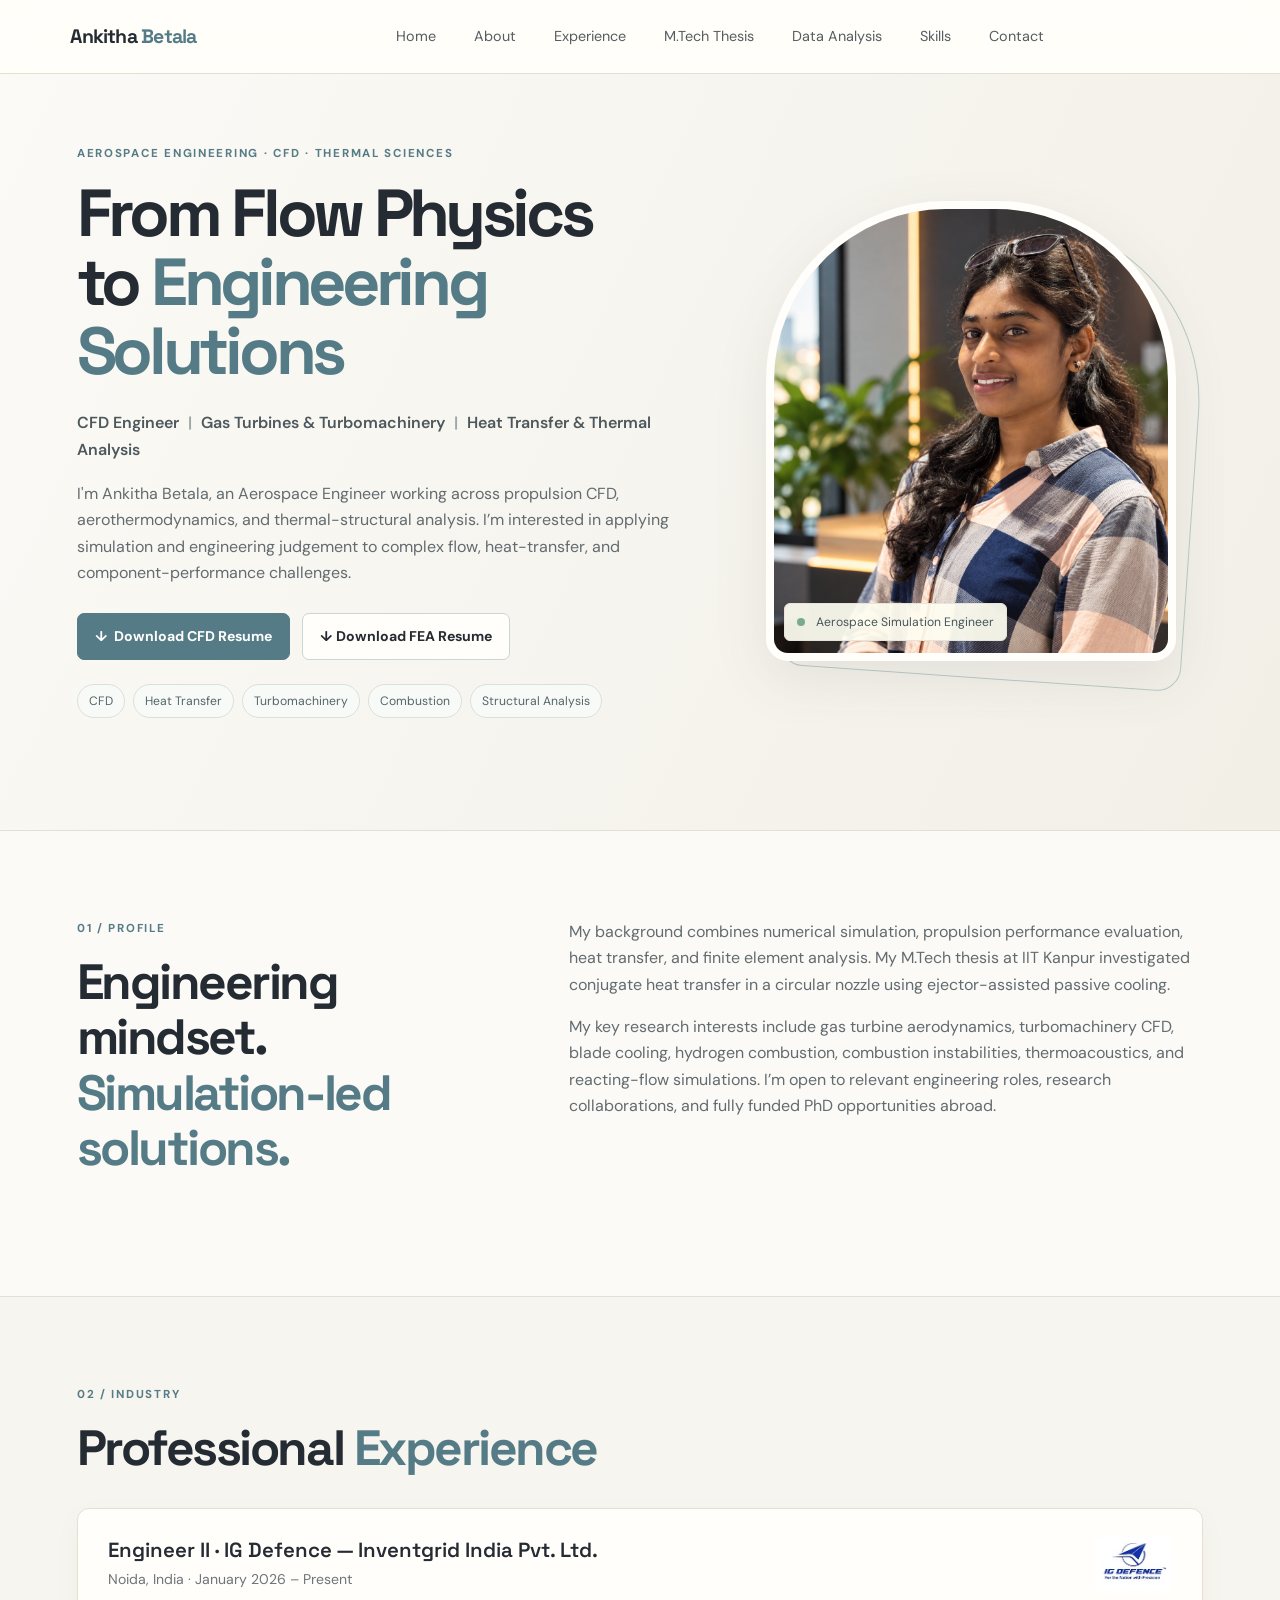
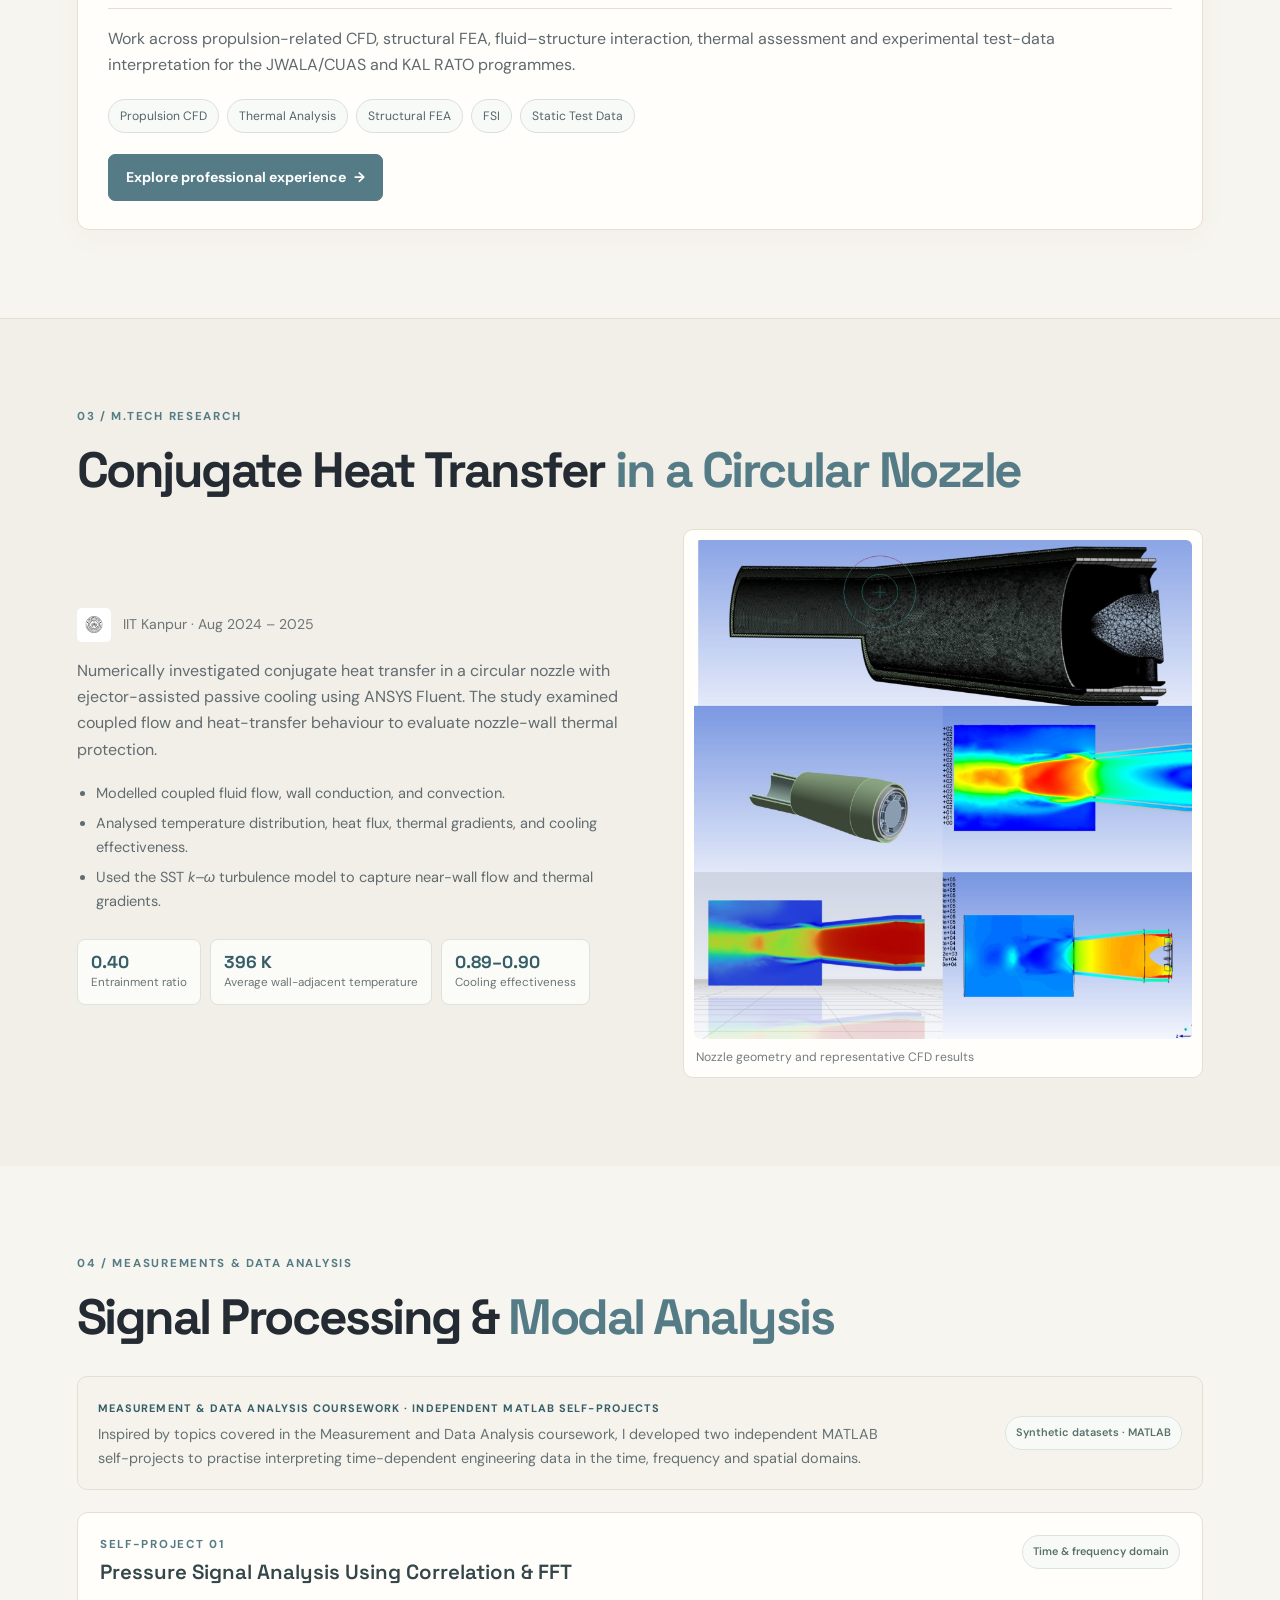
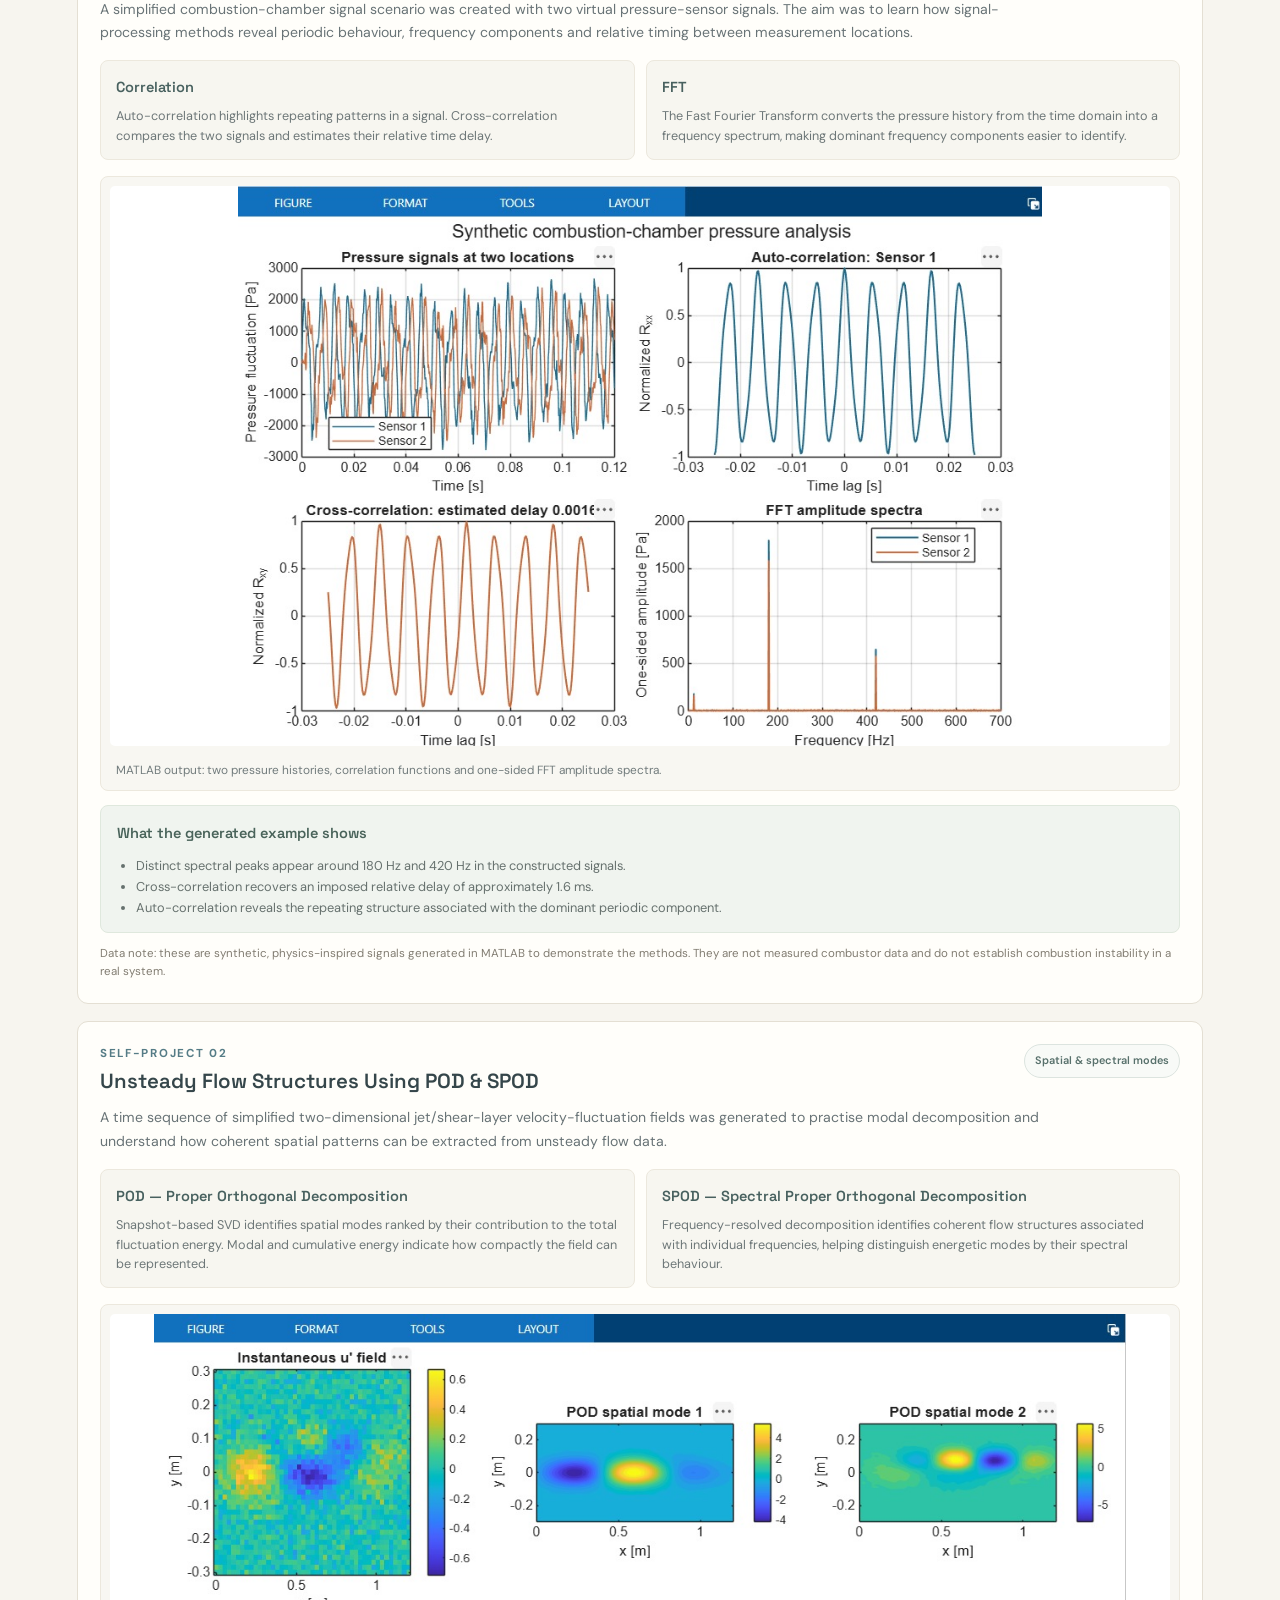
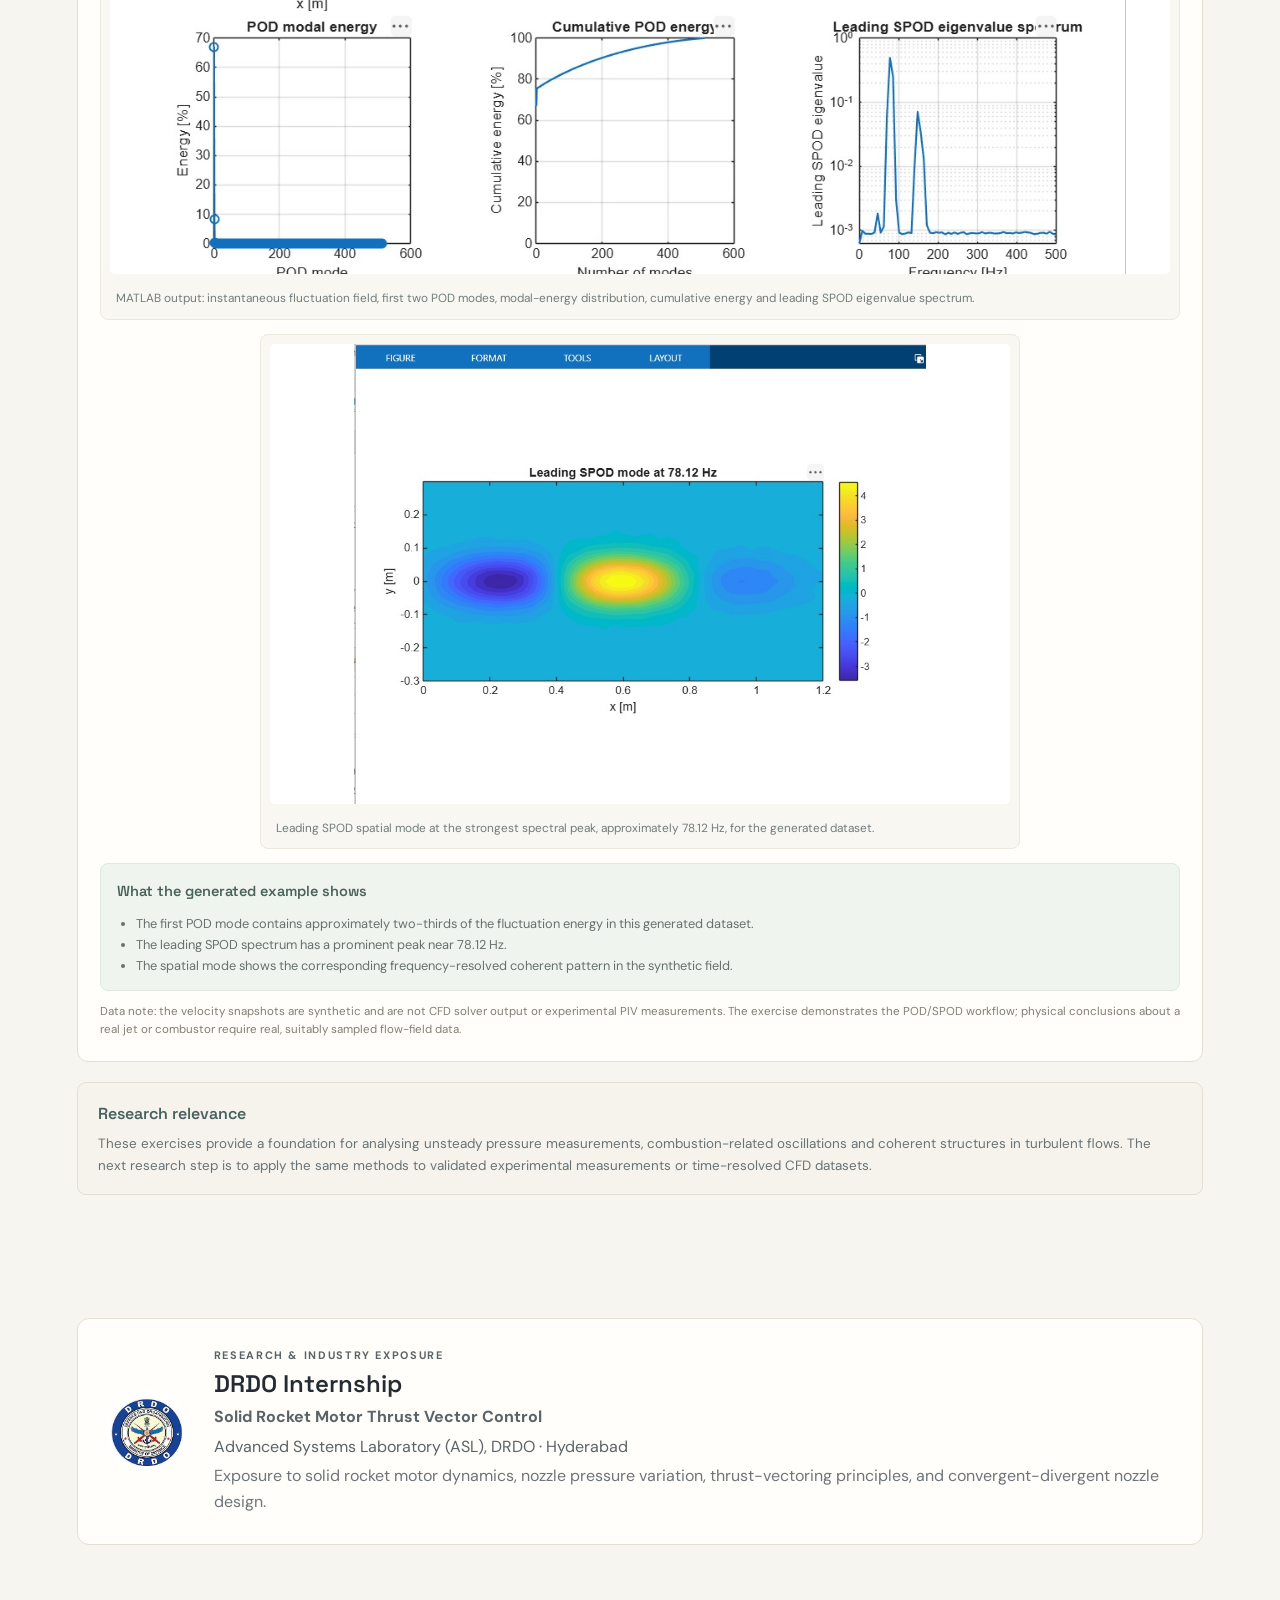
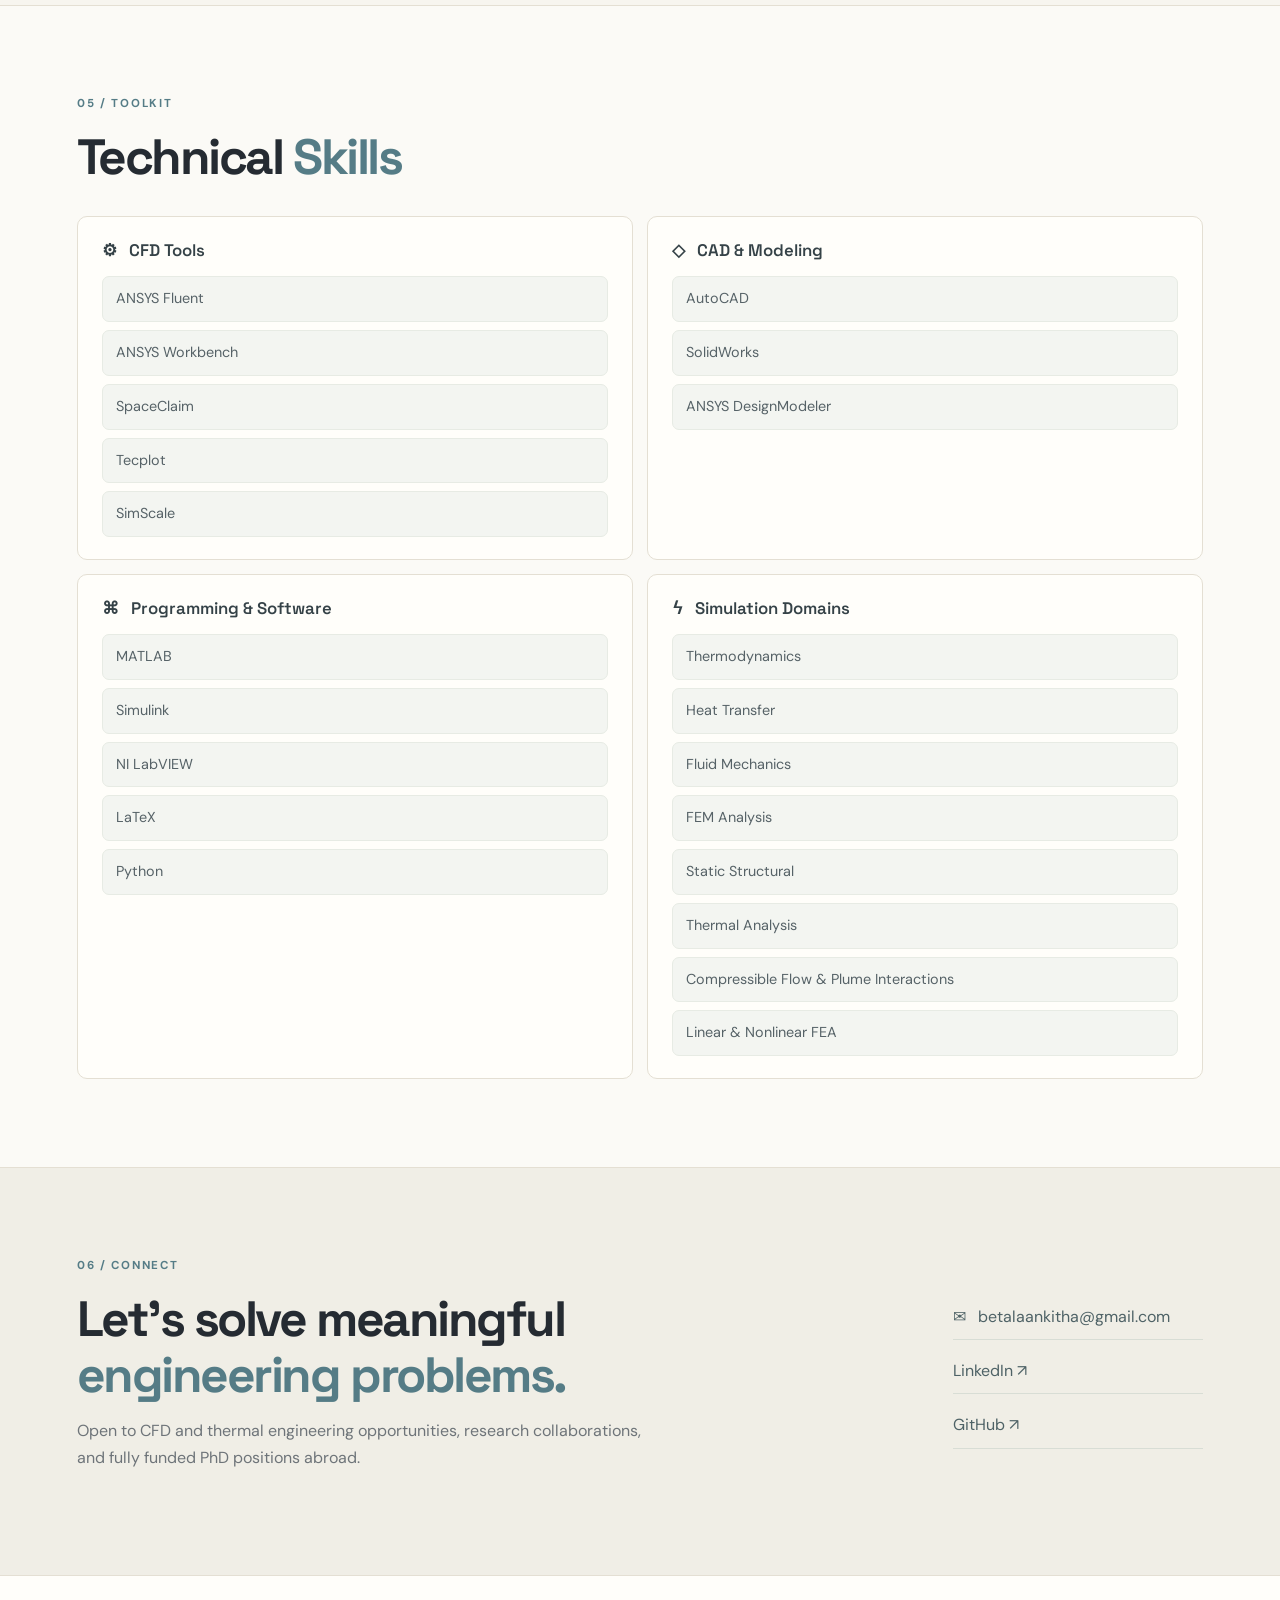
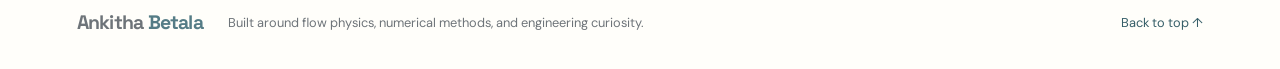
<file: index.html>
<!DOCTYPE html>

<html lang="en">
<head>
<meta charset="utf-8"/><meta content="width=device-width, initial-scale=1" name="viewport"/>
<meta content="#f7f5ef" name="theme-color"/>
<meta content="Ankitha Betala — Aerospace Engineer focused on CFD, gas turbines, turbomachinery, heat transfer and structural analysis." name="description"/>
<title>Ankitha Betala | Aerospace Simulation Engineer</title>
<link href="https://fonts.googleapis.com" rel="preconnect"/><link crossorigin="" href="https://fonts.gstatic.com" rel="preconnect"/>
<link href="https://fonts.googleapis.com/css2?family=DM+Sans:wght@400;500;600;700&amp;family=Space+Grotesk:wght@400;500;600;700&amp;display=swap" rel="stylesheet"/>
<link href="style.css" rel="stylesheet"/>
</head>
<body>
<header class="topbar"><a class="brand" href="#home">Ankitha <span>Betala</span></a><button aria-expanded="false" aria-label="Toggle navigation" class="menu-toggle">☰</button><nav id="nav"><a href="#home">Home</a><a href="#about">About</a><a href="professional-experience.html">Experience</a><a href="#thesis">M.Tech Thesis</a><a href="#measurement-data-analysis">Data Analysis</a><a href="#skills">Skills</a><a href="#contact">Contact</a></nav></header>
<main>
<section class="hero section" id="home"><div class="hero-copy"><p class="eyebrow"><span class="dot"></span> AEROSPACE ENGINEERING · CFD · THERMAL SCIENCES</p><h1>From Flow Physics<br/>to <span>Engineering Solutions</span></h1><h2>CFD Engineer <i>|</i> Gas Turbines &amp; Turbomachinery <i>|</i> Heat Transfer &amp; Thermal Analysis</h2><p class="intro">I'm Ankitha Betala, an Aerospace Engineer working across propulsion CFD, aerothermodynamics, and thermal-structural analysis. I’m interested in applying simulation and engineering judgement to complex flow, heat-transfer, and component-performance challenges.</p><div class="hero-actions"><a class="btn primary" download="" href="resumes/Ankitha_Betala_CFD_Resume.pdf">↓  Download CFD Resume</a><a class="btn secondary" download="" href="resumes/Ankitha_Betala_FEA_Resume.pdf">↓  Download FEA Resume</a></div><div class="hero-tags"><span>CFD</span><span>Heat Transfer</span><span>Turbomachinery</span><span>Combustion</span><span>Structural Analysis</span></div></div><div class="hero-photo-wrap"><div class="photo-halo"></div><img alt="Portrait of Ankitha Betala" class="hero-photo" src="assets/ankitha-portrait.png"/><div class="photo-caption"><span class="pulse"></span> Aerospace Simulation Engineer</div></div><div aria-hidden="true" class="hero-grid"></div></section>
<section class="about section" id="about"><div class="section-heading"><p class="eyebrow">01 / PROFILE</p><h2>Engineering mindset.<br/><span>Simulation-led solutions.</span></h2></div><div class="about-text"><p>My background combines numerical simulation, propulsion performance evaluation, heat transfer, and finite element analysis. My M.Tech thesis at IIT Kanpur investigated conjugate heat transfer in a circular nozzle using ejector-assisted passive cooling.</p><p>My key research interests include gas turbine aerodynamics, turbomachinery CFD, blade cooling, hydrogen combustion, combustion instabilities, thermoacoustics, and reacting-flow simulations. I’m open to relevant engineering roles, research collaborations, and fully funded PhD opportunities abroad.</p></div></section>
<section class="experience-preview section" id="experience"><div class="section-heading"><p class="eyebrow">02 / INDUSTRY</p><h2>Professional <span>Experience</span></h2></div><div class="preview-card"><div class="company-line"><div><h3>Engineer II · IG Defence — Inventgrid India Pvt. Ltd.</h3><p>Noida, India · January 2026 – Present</p></div><img class="small-logo" src="assets/ig-defence-logo.png" alt="IG Defence logo"></div><p class="lead">Work across propulsion-related CFD, structural FEA, fluid–structure interaction, thermal assessment and experimental test-data interpretation for the JWALA/CUAS and KAL RATO programmes.</p><div class="preview-tags"><span>Propulsion CFD</span><span>Thermal Analysis</span><span>Structural FEA</span><span>FSI</span><span>Static Test Data</span></div><a class="btn primary" href="professional-experience.html">Explore professional experience <span aria-hidden="true">→</span></a></div></section>
<section class="thesis section" id="thesis"><div class="section-heading"><p class="eyebrow">03 / M.TECH RESEARCH</p><h2>Conjugate Heat Transfer <span>in a Circular Nozzle</span></h2></div><div class="thesis-layout"><div class="thesis-copy"><p class="meta"><img class="inline-logo" src="assets/iit-kanpur-logo.png" alt="IIT Kanpur logo"> IIT Kanpur · Aug 2024 – 2025</p><p>Numerically investigated conjugate heat transfer in a circular nozzle with ejector-assisted passive cooling using ANSYS Fluent. The study examined coupled flow and heat-transfer behaviour to evaluate nozzle-wall thermal protection.</p><ul><li>Modelled coupled fluid flow, wall conduction, and convection.</li><li>Analysed temperature distribution, heat flux, thermal gradients, and cooling effectiveness.</li><li>Used the SST <em>k–ω</em> turbulence model to capture near-wall flow and thermal gradients.</li></ul><div class="result-pills"><span><strong>0.40</strong> Entrainment ratio</span><span><strong>396 K</strong> Average wall-adjacent temperature</span><span><strong>0.89–0.90</strong> Cooling effectiveness</span></div></div><figure class="thesis-figure"><img alt="Circular nozzle geometry, computational results and thermal-flow contours" src="assets/mtech-thesis-nozzle.jpg"/><figcaption>Nozzle geometry and representative CFD results</figcaption></figure></div></section>
<section class="data-analysis section" id="measurement-data-analysis">
  <div class="section-heading">
    <p class="eyebrow">04 / MEASUREMENTS &amp; DATA ANALYSIS</p>
    <h2>Signal Processing &amp; <span>Modal Analysis</span></h2>
  </div>
  <div class="data-project-intro">
    <div>
      <p class="data-kicker">MEASUREMENT & DATA ANALYSIS COURSEWORK · INDEPENDENT MATLAB SELF-PROJECTS</p>
      <p>Inspired by topics covered in the Measurement and Data Analysis coursework, I developed two independent MATLAB self-projects to practise interpreting time-dependent engineering data in the time, frequency and spatial domains.</p>
    </div>
    <span class="data-tag">Synthetic datasets · MATLAB</span>
  </div>

  <article class="data-project-card">
    <div class="data-project-heading">
      <div><p class="eyebrow">SELF-PROJECT 01</p><h3>Pressure Signal Analysis Using Correlation &amp; FFT</h3></div>
      <span class="data-method-tag">Time &amp; frequency domain</span>
    </div>
    <p class="data-project-summary">A simplified combustion-chamber signal scenario was created with two virtual pressure-sensor signals. The aim was to learn how signal-processing methods reveal periodic behaviour, frequency components and relative timing between measurement locations.</p>
    <div class="data-method-grid">
      <div><b>Correlation</b><p>Auto-correlation highlights repeating patterns in a signal. Cross-correlation compares the two signals and estimates their relative time delay.</p></div>
      <div><b>FFT</b><p>The Fast Fourier Transform converts the pressure history from the time domain into a frequency spectrum, making dominant frequency components easier to identify.</p></div>
    </div>
    <figure class="data-figure"><img src="assets/measurement-correlation-fft.jpg" alt="MATLAB pressure signals, auto-correlation, cross-correlation and FFT spectra"><figcaption>MATLAB output: two pressure histories, correlation functions and one-sided FFT amplitude spectra.</figcaption></figure>
    <div class="data-findings">
      <b>What the generated example shows</b>
      <ul>
        <li>Distinct spectral peaks appear around 180 Hz and 420 Hz in the constructed signals.</li>
        <li>Cross-correlation recovers an imposed relative delay of approximately 1.6 ms.</li>
        <li>Auto-correlation reveals the repeating structure associated with the dominant periodic component.</li>
      </ul>
    </div>
    <p class="data-caveat">Data note: these are synthetic, physics-inspired signals generated in MATLAB to demonstrate the methods. They are not measured combustor data and do not establish combustion instability in a real system.</p>
  </article>

  <article class="data-project-card">
    <div class="data-project-heading">
      <div><p class="eyebrow">SELF-PROJECT 02</p><h3>Unsteady Flow Structures Using POD &amp; SPOD</h3></div>
      <span class="data-method-tag">Spatial &amp; spectral modes</span>
    </div>
    <p class="data-project-summary">A time sequence of simplified two-dimensional jet/shear-layer velocity-fluctuation fields was generated to practise modal decomposition and understand how coherent spatial patterns can be extracted from unsteady flow data.</p>
    <div class="data-method-grid">
      <div><b>POD — Proper Orthogonal Decomposition</b><p>Snapshot-based SVD identifies spatial modes ranked by their contribution to the total fluctuation energy. Modal and cumulative energy indicate how compactly the field can be represented.</p></div>
      <div><b>SPOD — Spectral Proper Orthogonal Decomposition</b><p>Frequency-resolved decomposition identifies coherent flow structures associated with individual frequencies, helping distinguish energetic modes by their spectral behaviour.</p></div>
    </div>
    <figure class="data-figure"><img src="assets/pod-spod-analysis.jpg" alt="MATLAB instantaneous velocity fluctuation field, POD modes, modal energy and SPOD eigenvalue spectrum"><figcaption>MATLAB output: instantaneous fluctuation field, first two POD modes, modal-energy distribution, cumulative energy and leading SPOD eigenvalue spectrum.</figcaption></figure>
    <figure class="data-figure data-figure-secondary"><img src="assets/spod-dominant-mode.jpg" alt="Leading SPOD spatial mode at approximately 78.12 hertz"><figcaption>Leading SPOD spatial mode at the strongest spectral peak, approximately 78.12 Hz, for the generated dataset.</figcaption></figure>
    <div class="data-findings">
      <b>What the generated example shows</b>
      <ul>
        <li>The first POD mode contains approximately two-thirds of the fluctuation energy in this generated dataset.</li>
        <li>The leading SPOD spectrum has a prominent peak near 78.12 Hz.</li>
        <li>The spatial mode shows the corresponding frequency-resolved coherent pattern in the synthetic field.</li>
      </ul>
    </div>
    <p class="data-caveat">Data note: the velocity snapshots are synthetic and are not CFD solver output or experimental PIV measurements. The exercise demonstrates the POD/SPOD workflow; physical conclusions about a real jet or combustor require real, suitably sampled flow-field data.</p>
  </article>

  <div class="data-project-takeaway"><b>Research relevance</b><p>These exercises provide a foundation for analysing unsteady pressure measurements, combustion-related oscillations and coherent structures in turbulent flows. The next research step is to apply the same methods to validated experimental measurements or time-resolved CFD datasets.</p></div>
</section>
<section class="internship section"><div class="drdo-card"><img alt="DRDO logo" src="assets/drdo-logo.png"/><div><p class="eyebrow">RESEARCH &amp; INDUSTRY EXPOSURE</p><h2>DRDO Internship</h2><p><strong>Solid Rocket Motor Thrust Vector Control</strong></p><p>Advanced Systems Laboratory (ASL), DRDO · Hyderabad</p><p class="muted">Exposure to solid rocket motor dynamics, nozzle pressure variation, thrust-vectoring principles, and convergent-divergent nozzle design.</p></div></div></section>
<section class="skills section" id="skills"><div class="section-heading"><p class="eyebrow">05 / TOOLKIT</p><h2>Technical <span>Skills</span></h2></div><div class="skills-grid">
<article><h3>⚙ &nbsp; CFD Tools</h3><div class="skill-items"><span>ANSYS Fluent</span><span>ANSYS Workbench</span><span>SpaceClaim</span><span>Tecplot</span><span>SimScale</span></div></article>
<article><h3>◇ &nbsp; CAD &amp; Modeling</h3><div class="skill-items"><span>AutoCAD</span><span>SolidWorks</span><span>ANSYS DesignModeler</span></div></article>
<article><h3>⌘ &nbsp; Programming &amp; Software</h3><div class="skill-items"><span>MATLAB</span><span>Simulink</span><span>NI LabVIEW</span><span>LaTeX</span><span>Python</span></div></article>
<article><h3>ϟ &nbsp; Simulation Domains</h3><div class="skill-items"><span>Thermodynamics</span><span>Heat Transfer</span><span>Fluid Mechanics</span><span>FEM Analysis</span><span>Static Structural</span><span>Thermal Analysis</span><span>Compressible Flow &amp; Plume Interactions</span><span>Linear &amp; Nonlinear FEA</span></div></article>
</div></section>
<section class="contact section" id="contact"><div><p class="eyebrow">06 / CONNECT</p><h2>Let’s solve meaningful<br/><span>engineering problems.</span></h2><p class="muted">Open to CFD and thermal engineering opportunities, research collaborations, and fully funded PhD positions abroad.</p></div><div class="contact-links"><a href="mailto:betalaankitha@gmail.com">✉   betalaankitha@gmail.com</a><a href="https://www.linkedin.com/in/ankitha-betala/" target="_blank" rel="noopener">LinkedIn ↗</a><a href="https://github.com/Ammuankitha" target="_blank" rel="noopener">GitHub ↗</a></div></section>
</main><footer><a class="brand" href="#home">Ankitha <span>Betala</span></a><p>Built around flow physics, numerical methods, and engineering curiosity.</p><a class="back-top" href="#home">Back to top ↑</a></footer><script src="script.js"></script></body></html>
</file>
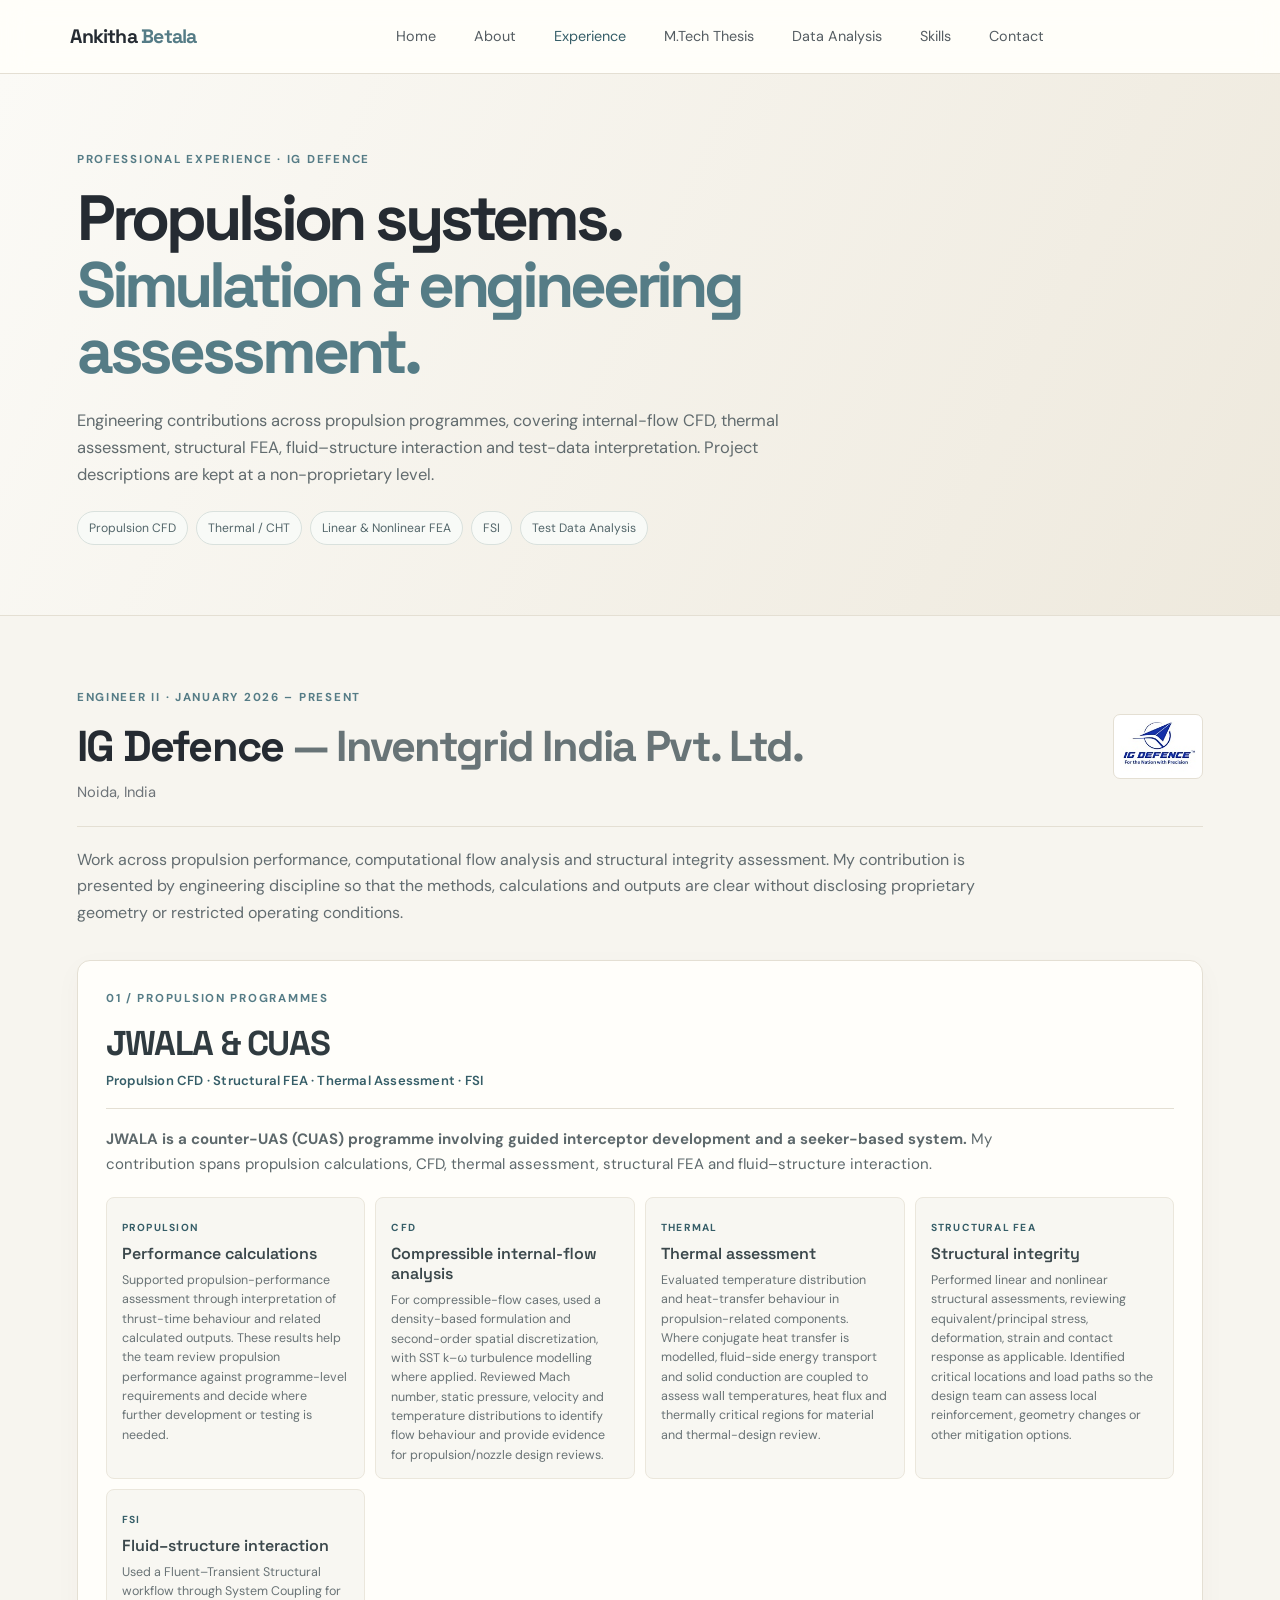
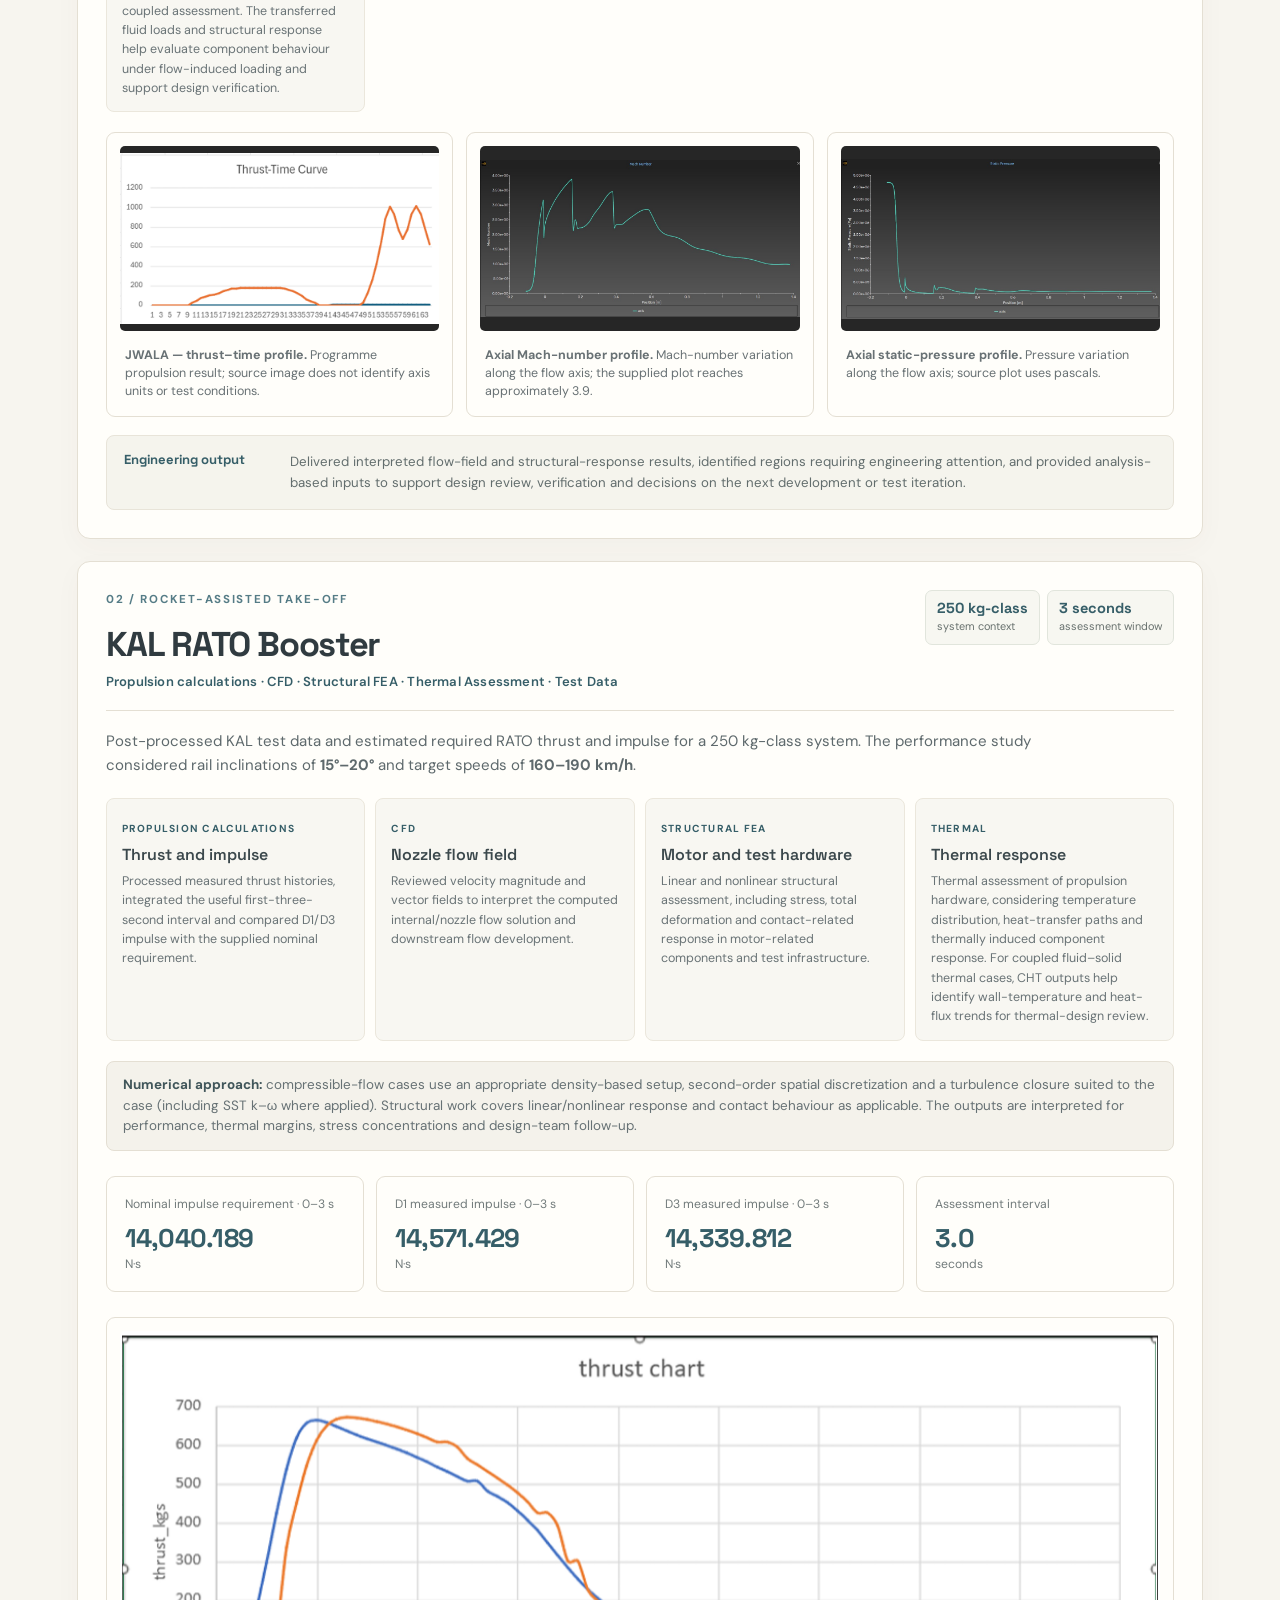
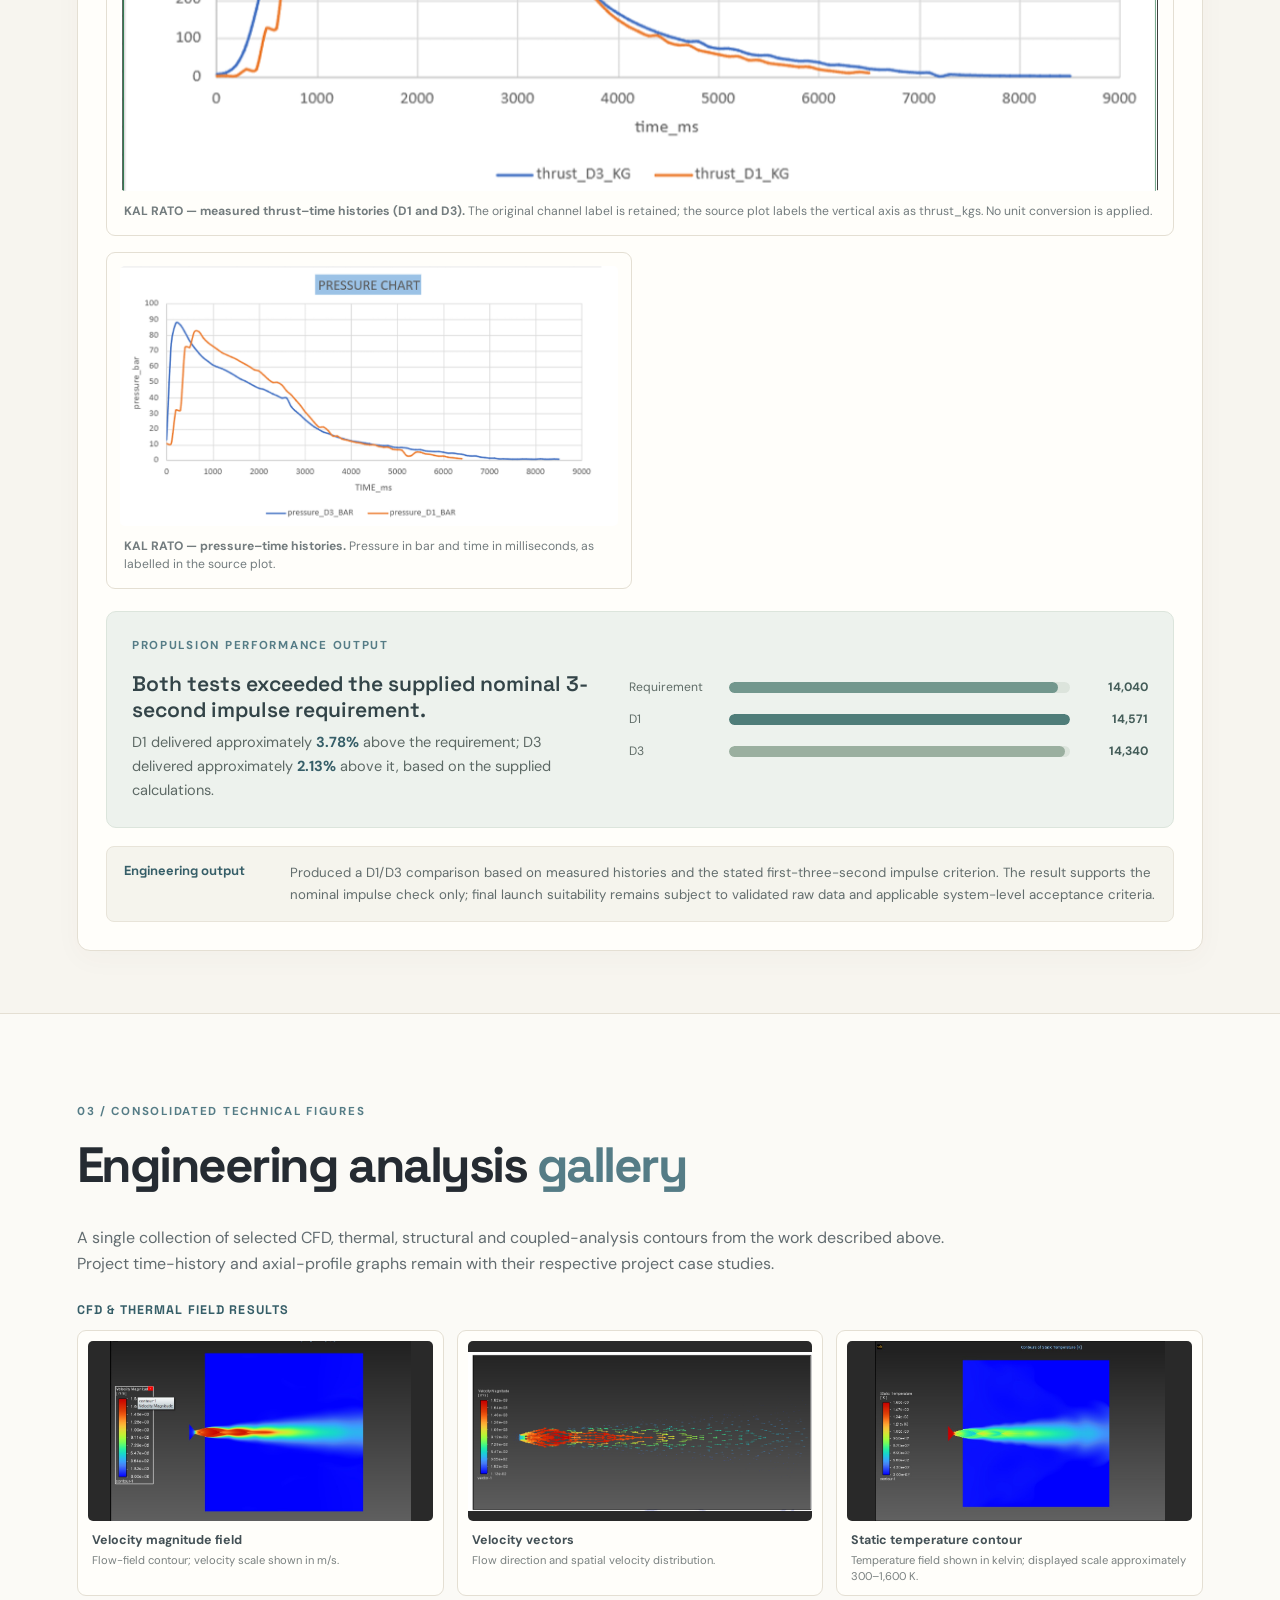
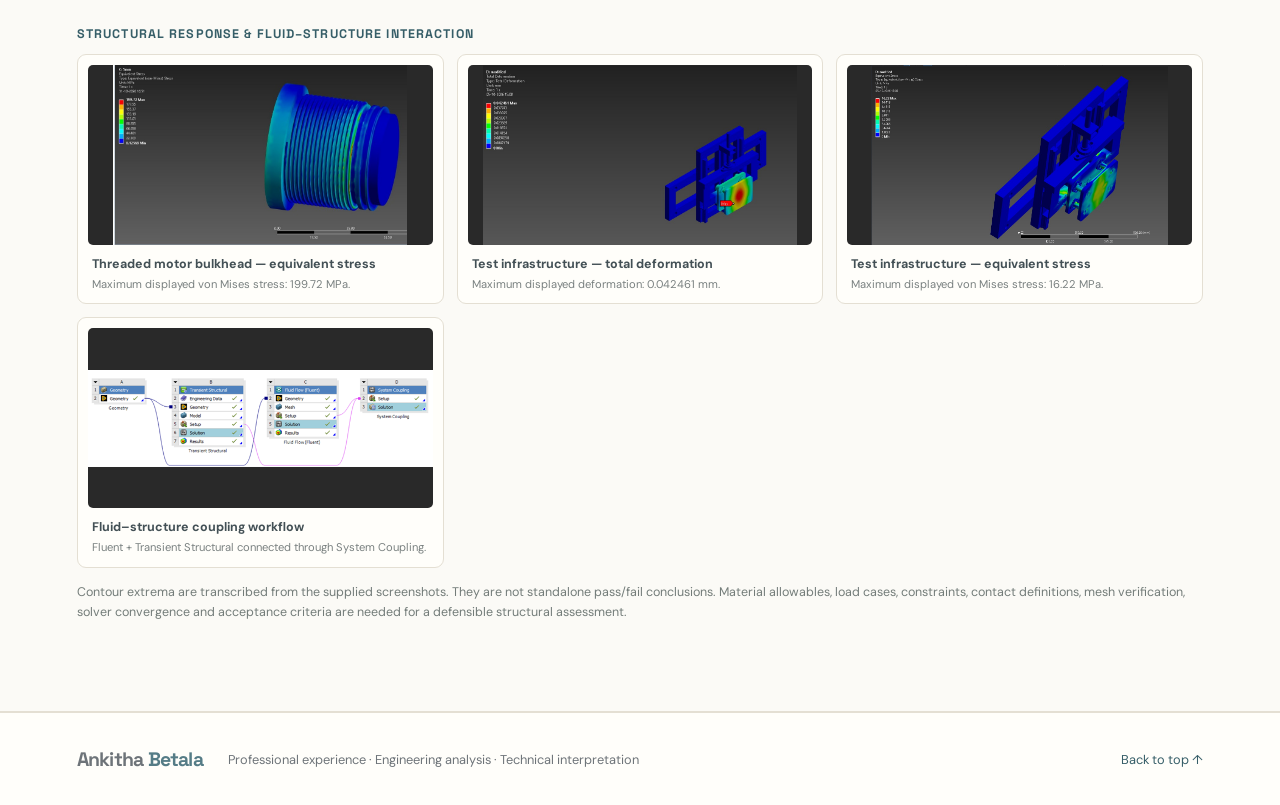
<file: professional-experience.html>
<!DOCTYPE html>
<html lang="en">
<head>
<meta charset="utf-8">
<meta name="viewport" content="width=device-width, initial-scale=1">
<meta name="theme-color" content="#f7f5ef">
<meta name="description" content="Aerospace engineering experience in propulsion CFD, thermal analysis, structural FEA, fluid–structure interaction and experimental data interpretation.">
<title>Professional Experience | Ankitha Betala</title>
<link rel="preconnect" href="https://fonts.googleapis.com">
<link rel="preconnect" href="https://fonts.gstatic.com" crossorigin>
<link href="https://fonts.googleapis.com/css2?family=DM+Sans:wght@400;500;600;700&family=Space+Grotesk:wght@400;500;600;700&display=swap" rel="stylesheet">
<link rel="stylesheet" href="style.css">
</head>
<body id="top">
<header class="topbar">
  <a class="brand" href="index.html">Ankitha <span>Betala</span></a>
  <button class="menu-toggle" aria-label="Toggle navigation" aria-expanded="false">☰</button>
  <nav id="nav"><a href="index.html#home">Home</a><a href="index.html#about">About</a><a class="active" href="professional-experience.html">Experience</a><a href="index.html#thesis">M.Tech Thesis</a><a href="index.html#measurement-data-analysis">Data Analysis</a><a href="index.html#skills">Skills</a><a href="index.html#contact">Contact</a></nav>
</header>
<main>
<section class="page-hero section">
  <p class="eyebrow">PROFESSIONAL EXPERIENCE · IG DEFENCE</p>
  <h1>Propulsion systems.<br><span>Simulation & engineering assessment.</span></h1>
  <p class="page-intro">Engineering contributions across propulsion programmes, covering internal-flow CFD, thermal assessment, structural FEA, fluid–structure interaction and test-data interpretation. Project descriptions are kept at a non-proprietary level.</p>
  <div class="hero-tags"><span>Propulsion CFD</span><span>Thermal / CHT</span><span>Linear & Nonlinear FEA</span><span>FSI</span><span>Test Data Analysis</span></div>
</section>

<section class="section experience-detail" id="ig-defence">
  <div class="company-heading">
    <div><p class="eyebrow">ENGINEER II · JANUARY 2026 – PRESENT</p><h2>IG Defence <span>— Inventgrid India Pvt. Ltd.</span></h2><p class="role-line">Noida, India</p></div>
    <img class="company-logo" src="assets/ig-defence-logo.png" alt="IG Defence logo">
  </div>
  <p class="section-lead">Work across propulsion performance, computational flow analysis and structural integrity assessment. My contribution is presented by engineering discipline so that the methods, calculations and outputs are clear without disclosing proprietary geometry or restricted operating conditions.</p>

  <div class="project-case" id="jwala-cuas">
    <div class="project-head">
      <div><p class="eyebrow">01 / PROPULSION PROGRAMMES</p><h3>JWALA &amp; CUAS</h3><p class="project-subtitle">Propulsion CFD · Structural FEA · Thermal Assessment · FSI</p></div>
    </div>
    <p class="project-summary"><strong>JWALA is a counter-UAS (CUAS) programme involving guided interceptor development and a seeker-based system.</strong> My contribution spans propulsion calculations, CFD, thermal assessment, structural FEA and fluid–structure interaction.</p>

    <div class="analysis-grid">
      <article><span class="analysis-label">PROPULSION</span><h4>Performance calculations</h4><p>Supported propulsion-performance assessment through interpretation of thrust-time behaviour and related calculated outputs. These results help the team review propulsion performance against programme-level requirements and decide where further development or testing is needed.</p></article>
      <article><span class="analysis-label">CFD</span><h4>Compressible internal-flow analysis</h4><p>For compressible-flow cases, used a density-based formulation and second-order spatial discretization, with SST k–ω turbulence modelling where applied. Reviewed Mach number, static pressure, velocity and temperature distributions to identify flow behaviour and provide evidence for propulsion/nozzle design reviews.</p></article>
      <article><span class="analysis-label">THERMAL</span><h4>Thermal assessment</h4><p>Evaluated temperature distribution and heat-transfer behaviour in propulsion-related components. Where conjugate heat transfer is modelled, fluid-side energy transport and solid conduction are coupled to assess wall temperatures, heat flux and thermally critical regions for material and thermal-design review.</p></article>
      <article><span class="analysis-label">STRUCTURAL FEA</span><h4>Structural integrity</h4><p>Performed linear and nonlinear structural assessments, reviewing equivalent/principal stress, deformation, strain and contact response as applicable. Identified critical locations and load paths so the design team can assess local reinforcement, geometry changes or other mitigation options.</p></article>
      <article><span class="analysis-label">FSI</span><h4>Fluid–structure interaction</h4><p>Used a Fluent–Transient Structural workflow through System Coupling for coupled assessment. The transferred fluid loads and structural response help evaluate component behaviour under flow-induced loading and support design verification.</p></article>
    </div>

    <div class="project-plots jwala-plots">
      <figure class="chart-card"><img src="assets/jwala-thrust-time.png" alt="JWALA programme thrust-time plot" loading="lazy"><figcaption><strong>JWALA — thrust–time profile.</strong> Programme propulsion result; source image does not identify axis units or test conditions.</figcaption></figure>
      <figure class="chart-card"><img src="assets/nozzle-mach-profile.jpg" alt="Mach number along the propulsion flow axis" loading="lazy"><figcaption><strong>Axial Mach-number profile.</strong> Mach-number variation along the flow axis; the supplied plot reaches approximately 3.9.</figcaption></figure>
      <figure class="chart-card"><img src="assets/nozzle-static-pressure-profile.jpg" alt="Static pressure along the propulsion flow axis" loading="lazy"><figcaption><strong>Axial static-pressure profile.</strong> Pressure variation along the flow axis; source plot uses pascals.</figcaption></figure>
    </div>
    <div class="deliverable-line"><b>Engineering output</b><span>Delivered interpreted flow-field and structural-response results, identified regions requiring engineering attention, and provided analysis-based inputs to support design review, verification and decisions on the next development or test iteration.</span></div>
  </div>

  <div class="project-case" id="kal-rato">
    <div class="project-head">
      <div><p class="eyebrow">02 / ROCKET-ASSISTED TAKE-OFF</p><h3>KAL RATO Booster</h3><p class="project-subtitle">Propulsion calculations · CFD · Structural FEA · Thermal Assessment · Test Data</p></div>
      <div class="range-pills"><span><b>250 kg-class</b> system context</span><span><b>3 seconds</b> assessment window</span></div>
    </div>
    <p class="project-summary">Post-processed KAL test data and estimated required RATO thrust and impulse for a 250 kg-class system. The performance study considered rail inclinations of <strong>15°–20°</strong> and target speeds of <strong>160–190 km/h</strong>.</p>

    <div class="analysis-grid">
      <article><span class="analysis-label">PROPULSION CALCULATIONS</span><h4>Thrust and impulse</h4><p>Processed measured thrust histories, integrated the useful first-three-second interval and compared D1/D3 impulse with the supplied nominal requirement.</p></article>
      <article><span class="analysis-label">CFD</span><h4>Nozzle flow field</h4><p>Reviewed velocity magnitude and vector fields to interpret the computed internal/nozzle flow solution and downstream flow development.</p></article>
      <article><span class="analysis-label">STRUCTURAL FEA</span><h4>Motor and test hardware</h4><p>Linear and nonlinear structural assessment, including stress, total deformation and contact-related response in motor-related components and test infrastructure.</p></article>
      <article><span class="analysis-label">THERMAL</span><h4>Thermal response</h4><p>Thermal assessment of propulsion hardware, considering temperature distribution, heat-transfer paths and thermally induced component response. For coupled fluid–solid thermal cases, CHT outputs help identify wall-temperature and heat-flux trends for thermal-design review.</p></article>
    </div>
    <p class="method-inline"><strong>Numerical approach:</strong> compressible-flow cases use an appropriate density-based setup, second-order spatial discretization and a turbulence closure suited to the case (including SST k–ω where applied). Structural work covers linear/nonlinear response and contact behaviour as applicable. The outputs are interpreted for performance, thermal margins, stress concentrations and design-team follow-up.</p>

    <div class="metric-grid">
      <div class="metric-card"><span>Nominal impulse requirement · 0–3 s</span><strong>14,040.189</strong><small>N·s</small></div>
      <div class="metric-card"><span>D1 measured impulse · 0–3 s</span><strong>14,571.429</strong><small>N·s</small></div>
      <div class="metric-card"><span>D3 measured impulse · 0–3 s</span><strong>14,339.812</strong><small>N·s</small></div>
      <div class="metric-card"><span>Assessment interval</span><strong>3.0</strong><small>seconds</small></div>
    </div>
    <div class="chart-grid">
      <figure class="chart-card wide-chart"><img src="assets/rato-thrust-d1-d3.png" alt="Measured thrust-time comparison for KAL RATO static tests D1 and D3" loading="lazy"><figcaption><strong>KAL RATO — measured thrust–time histories (D1 and D3).</strong> The original channel label is retained; the source plot labels the vertical axis as thrust_kgs. No unit conversion is applied.</figcaption></figure>
      <figure class="chart-card"><img src="assets/rato-pressure-d1-d3.png" alt="Measured pressure-time comparison for KAL RATO static tests D1 and D3" loading="lazy"><figcaption><strong>KAL RATO — pressure–time histories.</strong> Pressure in bar and time in milliseconds, as labelled in the source plot.</figcaption></figure>
    </div>
    <div class="result-panel">
      <div><p class="eyebrow">PROPULSION PERFORMANCE OUTPUT</p><h4>Both tests exceeded the supplied nominal 3-second impulse requirement.</h4><p>D1 delivered approximately <strong>3.78%</strong> above the requirement; D3 delivered approximately <strong>2.13%</strong> above it, based on the supplied calculations.</p></div>
      <div class="bar-comparison" role="img" aria-label="Impulse comparison: requirement 14040.189 newton-seconds, D1 14571.429, D3 14339.812">
        <div class="bar-row"><span>Requirement</span><div class="bar-track"><i style="width:96.35%"></i></div><b>14,040</b></div>
        <div class="bar-row"><span>D1</span><div class="bar-track"><i style="width:100%"></i></div><b>14,571</b></div>
        <div class="bar-row"><span>D3</span><div class="bar-track"><i style="width:98.41%"></i></div><b>14,340</b></div>
      </div>
    </div>
    <div class="deliverable-line"><b>Engineering output</b><span>Produced a D1/D3 comparison based on measured histories and the stated first-three-second impulse criterion. The result supports the nominal impulse check only; final launch suitability remains subject to validated raw data and applicable system-level acceptance criteria.</span></div>
  </div>
</section>

<section class="section technical-section" id="engineering-gallery">
  <div class="section-heading"><p class="eyebrow">03 / CONSOLIDATED TECHNICAL FIGURES</p><h2>Engineering analysis <span>gallery</span></h2></div>
  <p class="section-lead">A single collection of selected CFD, thermal, structural and coupled-analysis contours from the work described above. Project time-history and axial-profile graphs remain with their respective project case studies.</p>
  <div class="gallery-group-label">CFD &amp; thermal field results</div>
  <div class="visual-gallery">
    <figure class="visual-card"><img src="assets/rato-velocity-contour.png" alt="CFD velocity magnitude field" loading="lazy"><figcaption><b>Velocity magnitude field</b><span>Flow-field contour; velocity scale shown in m/s.</span></figcaption></figure>
    <figure class="visual-card"><img src="assets/rato-velocity-vectors.png" alt="CFD velocity vector field" loading="lazy"><figcaption><b>Velocity vectors</b><span>Flow direction and spatial velocity distribution.</span></figcaption></figure>
    <figure class="visual-card"><img src="assets/nozzle-static-temperature.jpg" alt="Static temperature contour in nozzle flow field" loading="lazy"><figcaption><b>Static temperature contour</b><span>Temperature field shown in kelvin; displayed scale approximately 300–1,600 K.</span></figcaption></figure>
  </div>
  <div class="gallery-group-label gallery-subhead">Structural response &amp; fluid–structure interaction</div>
  <div class="visual-gallery">
    <figure class="visual-card"><img src="assets/threaded-bulkhead-von-mises.jpg" alt="Threaded motor bulkhead equivalent von Mises stress contour" loading="lazy"><figcaption><b>Threaded motor bulkhead — equivalent stress</b><span>Maximum displayed von Mises stress: 199.72 MPa.</span></figcaption></figure>
    <figure class="visual-card"><img src="assets/test-rig-deformation.png" alt="Test-rig assembly total deformation contour" loading="lazy"><figcaption><b>Test infrastructure — total deformation</b><span>Maximum displayed deformation: 0.042461 mm.</span></figcaption></figure>
    <figure class="visual-card"><img src="assets/test-rig-stress.png" alt="Test-rig assembly equivalent stress contour" loading="lazy"><figcaption><b>Test infrastructure — equivalent stress</b><span>Maximum displayed von Mises stress: 16.22 MPa.</span></figcaption></figure>
    <figure class="visual-card"><img src="assets/fsi-system-coupling-workflow.png" alt="ANSYS System Coupling workflow linking transient structural and Fluent" loading="lazy"><figcaption><b>Fluid–structure coupling workflow</b><span>Fluent + Transient Structural connected through System Coupling.</span></figcaption></figure>
  </div>
  <p class="qualification-note">Contour extrema are transcribed from the supplied screenshots. They are not standalone pass/fail conclusions. Material allowables, load cases, constraints, contact definitions, mesh verification, solver convergence and acceptance criteria are needed for a defensible structural assessment.</p>
</section>


</main>
<footer><a class="brand" href="index.html">Ankitha <span>Betala</span></a><p>Professional experience · Engineering analysis · Technical interpretation</p><a class="back-top" href="#top" onclick="window.scrollTo({top:0,behavior:'smooth'});return false;">Back to top ↑</a></footer>
<script src="script.js"></script>
</body>
</html>
</file>
<file: style.css>
:root{--bg:#f7f5ef;--paper:#fffefa;--paper-2:#f0eee6;--line:#e4dfd3;--text:#252b32;--muted:#6e7479;--accent:#557c86;--accent-dark:#365e68;--accent-soft:#e6efed;--sand:#e9e1d2;--font:'DM Sans',sans-serif;--display:'Space Grotesk',sans-serif}
*{box-sizing:border-box}html{scroll-behavior:smooth;scroll-padding-top:86px}body{margin:0;background:var(--bg);color:var(--text);font-family:var(--font);line-height:1.65}a{color:inherit;text-decoration:none}.topbar{height:74px;padding:0 max(5.5%,calc((100% - 1240px)/2));display:flex;align-items:center;gap:34px;position:sticky;top:0;z-index:10;background:rgba(255,254,250,.94);backdrop-filter:blur(14px);border-bottom:1px solid var(--line)}.brand{font:700 1.22rem var(--display);white-space:nowrap;letter-spacing:-.04em}.brand span,h1 span,h2 span{color:var(--accent)}nav{display:flex;align-items:center;justify-content:center;gap:clamp(16px,3vw,38px);margin:auto;font-size:.9rem;color:#555d62}nav a:hover,nav a.active,.contact-links a:hover{color:var(--accent-dark)}.menu-toggle{display:none;background:none;color:var(--text);border:0;font-size:1.5rem}.section{padding:88px max(6%,calc((100% - 1240px)/2));position:relative}.eyebrow{font-size:.72rem;letter-spacing:.15em;font-weight:700;color:var(--accent);margin:0 0 16px}.hero{min-height:620px;display:grid;grid-template-columns:1.15fr .85fr;align-items:center;gap:32px;overflow:hidden;padding-top:70px;padding-bottom:80px;background:linear-gradient(115deg,#fbfaf6 0%,#f2efe7 100%)}.hero-copy{position:relative;z-index:2}.hero h1,.page-hero h1{font:700 clamp(2.7rem,5.2vw,4.65rem)/1.04 var(--display);letter-spacing:-.065em;margin:0 0 22px}.hero h2{font-size:1rem;font-weight:600;line-height:1.7;margin:0 0 18px;color:#4d585d}.hero h2 i{color:#9da9a7;font-style:normal;margin:0 5px}.intro{max-width:680px;color:#626b70;font-size:1rem}.hero-actions{display:flex;flex-wrap:wrap;gap:12px;margin:26px 0 24px}.btn{display:inline-flex;align-items:center;justify-content:center;gap:8px;padding:11px 17px;border-radius:7px;font-size:.88rem;font-weight:700;transition:.2s;border:1px solid #cbd5d1}.btn:hover{transform:translateY(-2px)}.primary{background:var(--accent);color:white;border-color:var(--accent)}.primary:hover{background:var(--accent-dark)}.secondary{background:var(--paper);color:var(--text)}.hero-tags,.tool-strip,.preview-tags{display:flex;flex-wrap:wrap;gap:8px}.hero-tags span,.tool-strip span,.preview-tags span{border:1px solid #d9e1dd;background:#f8faf7;border-radius:999px;padding:6px 11px;color:#53666a;font-size:.76rem}.hero-photo-wrap{position:relative;z-index:1;justify-self:center;width:min(100%,410px)}.hero-photo{position:relative;display:block;width:100%;height:460px;object-fit:cover;object-position:50% 28%;border-radius:180px 180px 22px 22px;border:8px solid #fffefa;box-shadow:0 18px 55px #4b51451a;z-index:1}.photo-halo{position:absolute;inset:4% -5% -4% 7%;border:1px solid #b9cbc4;border-radius:180px 180px 24px 24px;transform:rotate(4deg)}.photo-caption{position:absolute;bottom:20px;left:18px;z-index:2;padding:8px 12px;border:1px solid #e8e4da;background:#fffef2ed;border-radius:6px;font-size:.76rem;color:#46565a}.pulse{display:inline-block;width:8px;height:8px;border-radius:50%;background:#7caa8d;margin-right:8px}.section-heading{margin-bottom:32px}.section-heading h2,.contact h2,.methods-section h2,.public-references h2{font:700 clamp(2rem,4vw,3.1rem)/1.12 var(--display);letter-spacing:-.05em;margin:0}.about{display:grid;grid-template-columns:.8fr 1.2fr;gap:70px;border-top:1px solid var(--line);border-bottom:1px solid var(--line);background:#fbfaf6}.about-text{color:#626b70;font-size:1rem}.about-text p:first-child{margin-top:0}.experience-preview{background:var(--bg)}.preview-card{background:var(--paper);border:1px solid var(--line);border-radius:12px;padding:28px 30px;box-shadow:0 8px 30px #554c3b08}.company-line{display:flex;justify-content:space-between;align-items:center;border-bottom:1px solid var(--line);padding:0 0 17px;margin-bottom:17px;gap:20px}.company-line h3{font:600 1.28rem var(--display);margin:0}.company-line p,.meta{color:var(--muted);margin:5px 0 0;font-size:.88rem}.small-logo{max-width:100px;max-height:54px;width:auto;height:auto;object-fit:contain;background:white;border-radius:6px;padding:5px}.lead{max-width:970px;color:#5f696d;margin:0 0 20px}.preview-card .btn{margin-top:21px}.thesis{border-top:1px solid var(--line);background:#f1efe8}.thesis-layout{display:grid;grid-template-columns:1fr .92fr;gap:40px;align-items:center}.thesis-copy{color:#626b70}.thesis-copy>p:not(.meta){max-width:650px}.thesis-copy ul{padding-left:19px;font-size:.91rem}.thesis-copy li{padding:3px 0}.inline-logo{width:34px;height:34px;object-fit:contain;vertical-align:middle;background:white;border-radius:5px;padding:2px;margin-right:8px}.thesis-figure{margin:0;border:1px solid var(--line);background:var(--paper);padding:10px;border-radius:10px}.thesis-figure img{display:block;width:100%;height:auto;max-height:none;object-fit:contain;border-radius:6px}.thesis-figure figcaption,figcaption{font-size:.76rem;color:#737c7e;margin:8px 2px 0}.result-pills{display:flex;flex-wrap:wrap;gap:9px;margin-top:22px}.result-pills span{display:flex;flex-direction:column;padding:11px 13px;border:1px solid #dce2dc;border-radius:8px;background:#fbfcf8;color:#6b7475;font-size:.73rem}.result-pills strong{font:700 1.08rem var(--display);color:var(--accent-dark)}.internship{padding-top:35px;padding-bottom:60px}.drdo-card{display:flex;align-items:center;gap:26px;padding:25px 28px;border:1px solid var(--line);border-radius:12px;background:var(--paper)}.drdo-card img{width:82px;height:82px;object-fit:contain;background:#fff;border-radius:50%;padding:4px}.drdo-card h2{font:600 1.5rem var(--display);margin:0 0 5px}.drdo-card p{margin:3px 0;color:#596368}.drdo-card .eyebrow{font-size:.68rem}.muted{color:var(--muted)!important}.skills{border-top:1px solid var(--line);background:#fbfaf6}.skills-grid{display:grid;grid-template-columns:repeat(2,1fr);gap:14px}.skills-grid article{padding:22px 24px;border:1px solid var(--line);border-radius:10px;background:var(--paper)}.skills-grid h3{font:600 1.05rem var(--display);margin:0 0 15px;color:#354247}.skill-items{display:grid;gap:8px}.skill-items span{display:block;padding:10px 13px;background:#f3f5f1;border:1px solid #e7ebe4;border-radius:7px;color:#566267;font-size:.9rem}.contact{display:flex;justify-content:space-between;align-items:center;gap:40px;border-top:1px solid var(--line);background:#f0eee6}.contact h2{margin-bottom:14px}.contact .muted{max-width:570px}.contact-links{display:flex;flex-direction:column;gap:9px;min-width:250px;color:#4e6266}.contact-links a{border-bottom:1px solid #d8ddd5;padding:9px 0}footer{padding:23px 6%;border-top:1px solid var(--line);display:flex;align-items:center;gap:25px;background:#fffefa;color:var(--muted);font-size:.8rem}footer p{margin-right:auto}.back-top{color:var(--accent-dark)}
/* Dedicated professional-experience page */
.page-hero{padding-top:76px;padding-bottom:70px;background:linear-gradient(115deg,#fbfaf6,#eee9dd);border-bottom:1px solid var(--line)}.page-hero h1{font-size:clamp(2.7rem,5vw,4.4rem);max-width:900px}.page-intro{max-width:740px;color:#616b6e;font-size:1.03rem;margin:0 0 23px}.experience-detail{padding-top:72px;padding-bottom:62px}.company-heading{display:flex;justify-content:space-between;align-items:center;gap:24px;border-bottom:1px solid var(--line);padding-bottom:22px;margin-bottom:20px}.company-heading h2{font:700 clamp(1.8rem,3.5vw,2.7rem)/1.1 var(--display);letter-spacing:-.04em;margin:0}.company-heading h2 span{color:#687477}.role-line{color:var(--muted);margin:9px 0 0;font-size:.92rem}.company-logo{max-width:112px;max-height:65px;object-fit:contain;background:white;border:1px solid var(--line);border-radius:7px;padding:6px}.section-lead{max-width:900px;color:#626c70;font-size:1rem;margin:0 0 25px}.workstream-grid{display:grid;grid-template-columns:1fr 1fr;gap:16px;margin-top:27px}.workstream-card{position:relative;padding:24px 25px;background:var(--paper);border:1px solid var(--line);border-radius:10px}.workstream-card .number{font:700 .75rem var(--display);color:var(--accent);letter-spacing:.12em}.workstream-card h3{font:600 1.35rem var(--display);margin:8px 0 12px}.workstream-card ul{padding-left:18px;color:#606a6e;font-size:.91rem;margin:0}.workstream-card li{padding:4px 0}.small-note{font-size:.79rem;color:#7a8180;margin:13px 0 0}.external-links{display:flex;flex-wrap:wrap;gap:9px;margin-top:15px}.external-links a{font-size:.79rem;color:var(--accent-dark);font-weight:700;border-bottom:1px solid #bdcec8;padding-bottom:3px}.technical-section{background:#fbfaf6;border-top:1px solid var(--line);border-bottom:1px solid var(--line)}.metric-grid{display:grid;grid-template-columns:repeat(4,1fr);gap:12px;margin:25px 0}.metric-card{padding:17px 18px;background:var(--paper);border:1px solid var(--line);border-radius:9px}.metric-card span,.metric-card small{display:block;color:#727b7b;font-size:.76rem}.metric-card strong{display:block;font:700 clamp(1.2rem,2vw,1.75rem) var(--display);color:var(--accent-dark);margin:8px 0 0;letter-spacing:-.03em}.chart-grid{display:grid;grid-template-columns:1fr 1fr;gap:16px;margin-top:22px}.chart-card{margin:0;padding:13px;background:var(--paper);border:1px solid var(--line);border-radius:9px;min-width:0}.chart-card img{display:block;width:100%;height:auto;object-fit:contain;background:#fff;border-radius:5px}.chart-card figcaption{line-height:1.5;padding:3px 2px 1px}.wide-chart{grid-column:1/-1}.wide-chart img{max-height:460px}.result-panel{display:grid;grid-template-columns:.95fr 1.05fr;gap:28px;align-items:center;margin-top:22px;padding:24px 25px;background:#edf2ed;border:1px solid #dce5dc;border-radius:10px}.result-panel h3{font:600 1.35rem var(--display);margin:0 0 8px}.result-panel p:not(.eyebrow){color:#5d6965;margin:0;font-size:.91rem}.result-panel strong{color:var(--accent-dark)}.bar-comparison{display:grid;gap:12px}.bar-row{display:grid;grid-template-columns:90px 1fr 68px;align-items:center;gap:10px;font-size:.76rem;color:#606d68}.bar-row b{text-align:right;font-variant-numeric:tabular-nums;color:#435c58}.bar-track{height:11px;background:#dce4dc;border-radius:20px;overflow:hidden}.bar-track i{display:block;height:100%;background:#72978d;border-radius:20px}.bar-row:nth-child(2) .bar-track i{background:#4f7d79}.bar-row:nth-child(3) .bar-track i{background:#9aaf9f}.qualification-note{font-size:.78rem;color:#737c79;margin:14px 0 0}.fea-section{background:#f4f1e9}.fea-layout{display:grid;grid-template-columns:1.1fr .9fr;gap:27px;align-items:center}.fea-figure{margin:0;padding:12px;background:var(--paper);border:1px solid var(--line);border-radius:10px}.fea-figure img{display:block;width:100%;height:auto;object-fit:contain;background:#282828;border-radius:5px}.fea-copy h3{font:600 1.3rem var(--display);margin:0 0 10px}.fea-copy p,.fea-copy li{color:#606b6e;font-size:.91rem}.fea-copy ul{padding-left:18px}.fea-copy li{padding:3px 0}.methods-section{background:var(--bg)}.methods-section h2,.public-references h2{max-width:800px;margin-bottom:24px}.workflow-grid{display:grid;grid-template-columns:repeat(3,1fr);gap:13px}.workflow-grid>div{padding:19px;background:var(--paper);border:1px solid var(--line);border-radius:9px}.workflow-grid b{font:600 1.02rem var(--display);color:var(--accent-dark)}.workflow-grid p{font-size:.86rem;color:#687174;margin:8px 0 0}.public-references{background:#fbfaf6;border-top:1px solid var(--line)}.reference-list{display:grid;gap:10px;max-width:900px}.reference-list a{display:flex;flex-direction:column;gap:3px;padding:15px 18px;background:var(--paper);border:1px solid var(--line);border-radius:8px}.reference-list a span{font-size:.72rem;letter-spacing:.08em;text-transform:uppercase;color:var(--accent)}.reference-list a b{font-size:.91rem;font-weight:600;color:#3f4c50}.reference-list a:hover{border-color:#9db8ae}
@media(max-width:900px){.topbar{padding:0 5%;gap:18px}nav{gap:14px;font-size:.82rem}.hero{grid-template-columns:1.1fr .8fr;padding-top:60px}.hero-photo{height:390px}.hero h1{font-size:clamp(2.5rem,6vw,3.8rem)}.section{padding:70px 5%}.about{gap:35px}.thesis-layout{gap:25px}.metric-grid{grid-template-columns:repeat(2,1fr)}.fea-layout{grid-template-columns:1fr 1fr}}
@media(max-width:680px){.topbar{height:65px}.menu-toggle{display:block;margin-left:auto}nav{display:none;position:absolute;top:64px;left:0;right:0;padding:17px 6%;background:#fffefa;border-bottom:1px solid var(--line);flex-direction:column;align-items:flex-start}nav.open{display:flex}.hero{grid-template-columns:1fr;padding-top:48px;gap:30px}.hero-copy{order:1}.hero-photo-wrap{order:0;width:min(72%,285px);justify-self:start;margin-left:8%}.hero-photo{height:315px;border-radius:140px 140px 18px 18px}.photo-halo{border-radius:140px 140px 18px 18px}.hero h1{font-size:clamp(2.5rem,12vw,3.5rem)}.hero h2{font-size:.93rem}.intro{font-size:.93rem}.hero-actions{flex-direction:column;align-items:stretch}.btn{text-align:center}.about{grid-template-columns:1fr;gap:8px}.project-grid,.thesis-layout,.skills-grid,.workstream-grid,.chart-grid,.result-panel,.fea-layout,.workflow-grid{grid-template-columns:1fr}.wide-chart{grid-column:auto}.row-heading{align-items:flex-start;gap:16px;flex-direction:column}.thesis-figure{order:-1}.drdo-card{align-items:flex-start;padding:19px;gap:16px}.drdo-card img{width:65px;height:65px;flex-shrink:0}.contact{flex-direction:column;align-items:flex-start}.contact-links{width:100%}footer{flex-wrap:wrap;gap:12px}footer p{width:100%;order:3}.section{padding-top:58px;padding-bottom:58px}.company-heading{align-items:flex-start}.company-logo{max-width:80px}.metric-grid{grid-template-columns:1fr 1fr}.metric-card{padding:13px}.metric-card strong{font-size:1.18rem}.bar-row{grid-template-columns:75px 1fr 58px;gap:7px}.result-panel{padding:18px}.page-hero h1{font-size:clamp(2.45rem,11vw,3.4rem)}.preview-card{padding:20px}.company-line h3{font-size:1.1rem}.chart-card{padding:9px}}

/* Compact technical image strip on the professional-experience page */
.experience-visuals{margin-top:30px;padding-top:23px;border-top:1px solid var(--line)}
.visuals-heading{display:flex;align-items:baseline;justify-content:space-between;gap:18px;margin-bottom:13px}
.visuals-heading .eyebrow{margin:0}
.visuals-heading h3{font:600 1.08rem var(--display);margin:0;color:#3f4c50}
.visual-strip{display:grid;grid-template-columns:repeat(4,minmax(0,1fr));gap:11px}
.visual-tile{min-width:0;margin:0;padding:8px;background:var(--paper);border:1px solid var(--line);border-radius:8px}
.visual-tile img{display:block;width:100%;height:118px;object-fit:contain;background:#292929;border-radius:5px}
.visual-tile figcaption{display:grid;gap:3px;padding:3px 2px 1px;line-height:1.35}
.visual-tile figcaption strong{font-size:.76rem;color:#455257;font-weight:700}
.visual-tile figcaption span{font-size:.69rem;color:#7a8180}
@media(max-width:900px){.visual-strip{grid-template-columns:repeat(2,minmax(0,1fr))}}
@media(max-width:680px){.visuals-heading{display:block}.visuals-heading h3{margin-top:5px}.visual-strip{grid-template-columns:repeat(2,minmax(0,1fr));gap:8px}.visual-tile{padding:6px}.visual-tile img{height:105px}.visual-tile figcaption strong{font-size:.72rem}.visual-tile figcaption span{font-size:.66rem}}

/* Refined project case studies: warm white / cream, restrained technical layout */
.project-case{margin-top:34px;padding:28px;background:#fffefa;border:1px solid var(--line);border-radius:13px;box-shadow:0 8px 28px #514a3a08}
.project-case+.project-case{margin-top:22px}
.project-head{display:flex;justify-content:space-between;align-items:flex-start;gap:22px;padding-bottom:17px;border-bottom:1px solid var(--line)}
.project-head h3{font:700 clamp(1.55rem,3vw,2.15rem)/1.12 var(--display);letter-spacing:-.04em;margin:0;color:#303b40}
.project-subtitle{margin:7px 0 0;color:var(--accent-dark);font-size:.82rem;font-weight:600;letter-spacing:.015em}
.range-pills{display:flex;flex-wrap:wrap;justify-content:flex-end;gap:7px;max-width:330px}
.range-pills span{display:flex;flex-direction:column;gap:1px;padding:8px 11px;border:1px solid #e1e5dc;border-radius:7px;background:#f7f7f1;color:#68716e;font-size:.68rem;white-space:nowrap}
.range-pills b{font:700 .91rem var(--display);color:var(--accent-dark)}
.project-summary{max-width:940px;margin:18px 0 20px;color:#5e696c;font-size:.94rem}
.analysis-grid{display:grid;grid-template-columns:repeat(4,minmax(0,1fr));gap:10px;margin:18px 0 20px}
.analysis-grid article{padding:15px 15px 13px;background:#f8f7f2;border:1px solid #ebe7dc;border-radius:8px}
.analysis-label{display:inline-block;margin-bottom:7px;color:var(--accent-dark);font-size:.64rem;font-weight:700;letter-spacing:.12em}
.analysis-grid h4{font:600 1rem/1.25 var(--display);margin:0 0 7px;color:#3b484c}
.analysis-grid p{margin:0;color:#697376;font-size:.78rem;line-height:1.55}
.project-plot{margin:18px 0 0;padding:11px;background:#fff;border:1px solid var(--line);border-radius:9px;max-width:760px}
.project-plot img{display:block;width:100%;max-height:300px;object-fit:contain;background:#fff;border-radius:5px}
.project-plot figcaption{line-height:1.5;padding:2px 3px}
.release-note{margin:12px 0 0;color:#85827a;font-size:.72rem;line-height:1.5}
.visual-gallery{display:grid;grid-template-columns:repeat(3,minmax(0,1fr));gap:13px}
.visual-card{min-width:0;margin:0;padding:10px;background:#fffefa;border:1px solid var(--line);border-radius:9px}
.visual-card img{display:block;width:100%;height:180px;object-fit:contain;background:#292929;border-radius:5px}
.visual-card figcaption{display:grid;gap:3px;padding:3px 2px 1px;line-height:1.4}
.visual-card figcaption b{font-size:.78rem;color:#435055}
.visual-card figcaption span{font-size:.7rem;color:#7a8180}
.result-panel h4{font:600 1.32rem/1.25 var(--display);margin:0 0 8px;color:#334448}
@media(max-width:980px){.analysis-grid{grid-template-columns:repeat(2,minmax(0,1fr))}.visual-gallery{grid-template-columns:repeat(2,minmax(0,1fr))}.project-head{flex-direction:column}.range-pills{justify-content:flex-start;max-width:none}}
@media(max-width:680px){.project-case{padding:17px}.analysis-grid{grid-template-columns:1fr 1fr;gap:8px}.analysis-grid article{padding:12px}.analysis-grid h4{font-size:.9rem}.analysis-grid p{font-size:.74rem}.visual-gallery{grid-template-columns:1fr 1fr;gap:8px}.visual-card{padding:7px}.visual-card img{height:120px}.project-plot{padding:8px}.range-pills{justify-content:flex-start}.range-pills span{white-space:normal}.project-subtitle{font-size:.76rem}}

/* Consolidated engineering methodology and visual gallery */
.gallery-group-label{margin:24px 0 12px;color:var(--accent-dark);font:700 .78rem var(--display);letter-spacing:.09em;text-transform:uppercase}
.gallery-subhead{margin-top:30px}
.deliverable-line{display:grid;grid-template-columns:150px 1fr;gap:16px;margin-top:18px;padding:15px 17px;background:#f5f4ed;border:1px solid #e8e4d9;border-radius:8px;color:#626d6d;font-size:.83rem}
.deliverable-line b{font:700 .82rem var(--display);color:var(--accent-dark)}
.plot-caption{font-size:.77rem;line-height:1.55;color:#737c7e;margin:8px 3px 2px}
.method-detail-grid{display:grid;grid-template-columns:repeat(2,minmax(0,1fr));gap:13px;margin-top:24px}
.method-detail{padding:21px 22px;background:var(--paper);border:1px solid var(--line);border-radius:10px;min-width:0}
.method-detail h3{font:600 1.14rem/1.3 var(--display);margin:0 0 9px;color:#3b484c}
.method-detail p{font-size:.84rem;line-height:1.6;color:#687174;margin:8px 0}
.equation{padding:10px 12px;margin:8px 0;background:#f4f2eb;border:1px solid #e9e4d9;border-radius:6px;color:#344b4d;font:500 .91rem/1.5 'Space Grotesk',sans-serif;overflow-wrap:anywhere}
.method-note{font-size:.75rem!important;color:#7a817f!important}
.conclusion-panel{margin-top:18px;padding:21px 23px;background:#edf2ed;border:1px solid #dce5dc;border-radius:9px}
.conclusion-panel b{font:600 1.06rem var(--display);color:var(--accent-dark)}
.conclusion-panel p{margin:8px 0 0;color:#5f6a67;font-size:.87rem;line-height:1.65}
@media(max-width:900px){.method-detail-grid{grid-template-columns:1fr 1fr}.deliverable-line{grid-template-columns:125px 1fr}}
@media(max-width:680px){.method-detail-grid{grid-template-columns:1fr}.deliverable-line{grid-template-columns:1fr;gap:5px}.method-detail{padding:17px}.equation{font-size:.82rem}.gallery-group-label{font-size:.72rem}}

/* JWALA project plots stay with the project; contour gallery remains consolidated below. */
.project-plots{display:grid;grid-template-columns:repeat(3,minmax(0,1fr));gap:13px;margin:18px 0 0}
.project-plots .chart-card{min-width:0}
.project-plots .chart-card img{width:100%;height:185px;object-fit:contain;background:#262626}
.project-plots .chart-card figcaption{font-size:.78rem;color:#687174;line-height:1.45;padding:7px 3px 2px}
.method-inline{margin:17px 0 0;padding:13px 16px;background:#f4f2eb;border:1px solid var(--line);border-radius:8px;color:#667174;font-size:.84rem;line-height:1.55}
.method-inline strong{color:#40565a}
@media(max-width:760px){.project-plots{grid-template-columns:1fr}.project-plots .chart-card img{height:auto;max-height:250px}}


/* Measurement and data-analysis self-projects */
.data-project-intro{display:flex;justify-content:space-between;align-items:center;gap:22px;margin:0 0 22px;padding:18px 20px;background:#f5f3ec;border:1px solid var(--line);border-radius:10px}
.data-project-intro p{max-width:780px;margin:5px 0 0;color:#657174;font-size:.9rem;line-height:1.65}
.data-kicker{font-size:.68rem!important;font-weight:700;letter-spacing:.1em;color:var(--accent-dark)!important}
.data-tag,.data-method-tag{display:inline-flex;align-items:center;white-space:nowrap;padding:7px 10px;border:1px solid #dce4df;border-radius:999px;background:#f8faf7;color:#58716c;font-size:.68rem;font-weight:600}
.data-project-card{margin:17px 0;padding:22px;background:#fffefa;border:1px solid var(--line);border-radius:11px}
.data-project-heading{display:flex;justify-content:space-between;align-items:flex-start;gap:16px}
.data-project-heading .eyebrow{margin:0 0 5px}
.data-project-heading h3{margin:0;color:#35464a;font:600 1.28rem/1.3 var(--display)}
.data-project-summary{max-width:940px;color:#687376;font-size:.88rem;line-height:1.65;margin:12px 0 16px}
.data-method-grid{display:grid;grid-template-columns:1fr 1fr;gap:11px;margin:12px 0 16px}
.data-method-grid>div{padding:13px 15px;background:#f7f6f0;border:1px solid #ece8dd;border-radius:8px}
.data-method-grid b{color:#48615f;font:600 .91rem var(--display)}
.data-method-grid p{margin:6px 0 0;color:#6d7778;font-size:.79rem;line-height:1.55}
.data-figure{margin:14px 0 0;padding:9px;background:#f8f7f2;border:1px solid #ece8dd;border-radius:8px}
.data-figure img{display:block;width:100%;height:auto;max-height:560px;object-fit:contain;background:#fff;border-radius:5px}
.data-figure figcaption{padding:8px 4px 2px;color:#727c7d;font-size:.74rem;line-height:1.5}
.data-figure-secondary{max-width:760px;margin-left:auto;margin-right:auto}
.data-figure-secondary img{max-height:460px}
.data-findings{margin:14px 0 0;padding:14px 16px;background:#f0f4ef;border:1px solid #dfe8dd;border-radius:8px}
.data-findings>b{color:#49635a;font:600 .91rem var(--display)}
.data-findings ul{margin:8px 0 0;padding-left:19px;color:#66716e;font-size:.8rem;line-height:1.65}
.data-caveat{margin:12px 0 0;color:#827d72;font-size:.72rem;line-height:1.55}
.data-project-takeaway{margin-top:20px;padding:18px 20px;background:#f5f3ec;border:1px solid var(--line);border-radius:9px}
.data-project-takeaway b{color:#48615f;font:600 1rem var(--display)}
.data-project-takeaway p{margin:6px 0 0;color:#687376;font-size:.84rem;line-height:1.6}
@media(max-width:760px){.data-project-intro,.data-project-heading{flex-direction:column;align-items:flex-start}.data-method-grid{grid-template-columns:1fr}.data-project-card{padding:15px}.data-project-heading h3{font-size:1.1rem}}
</file>
